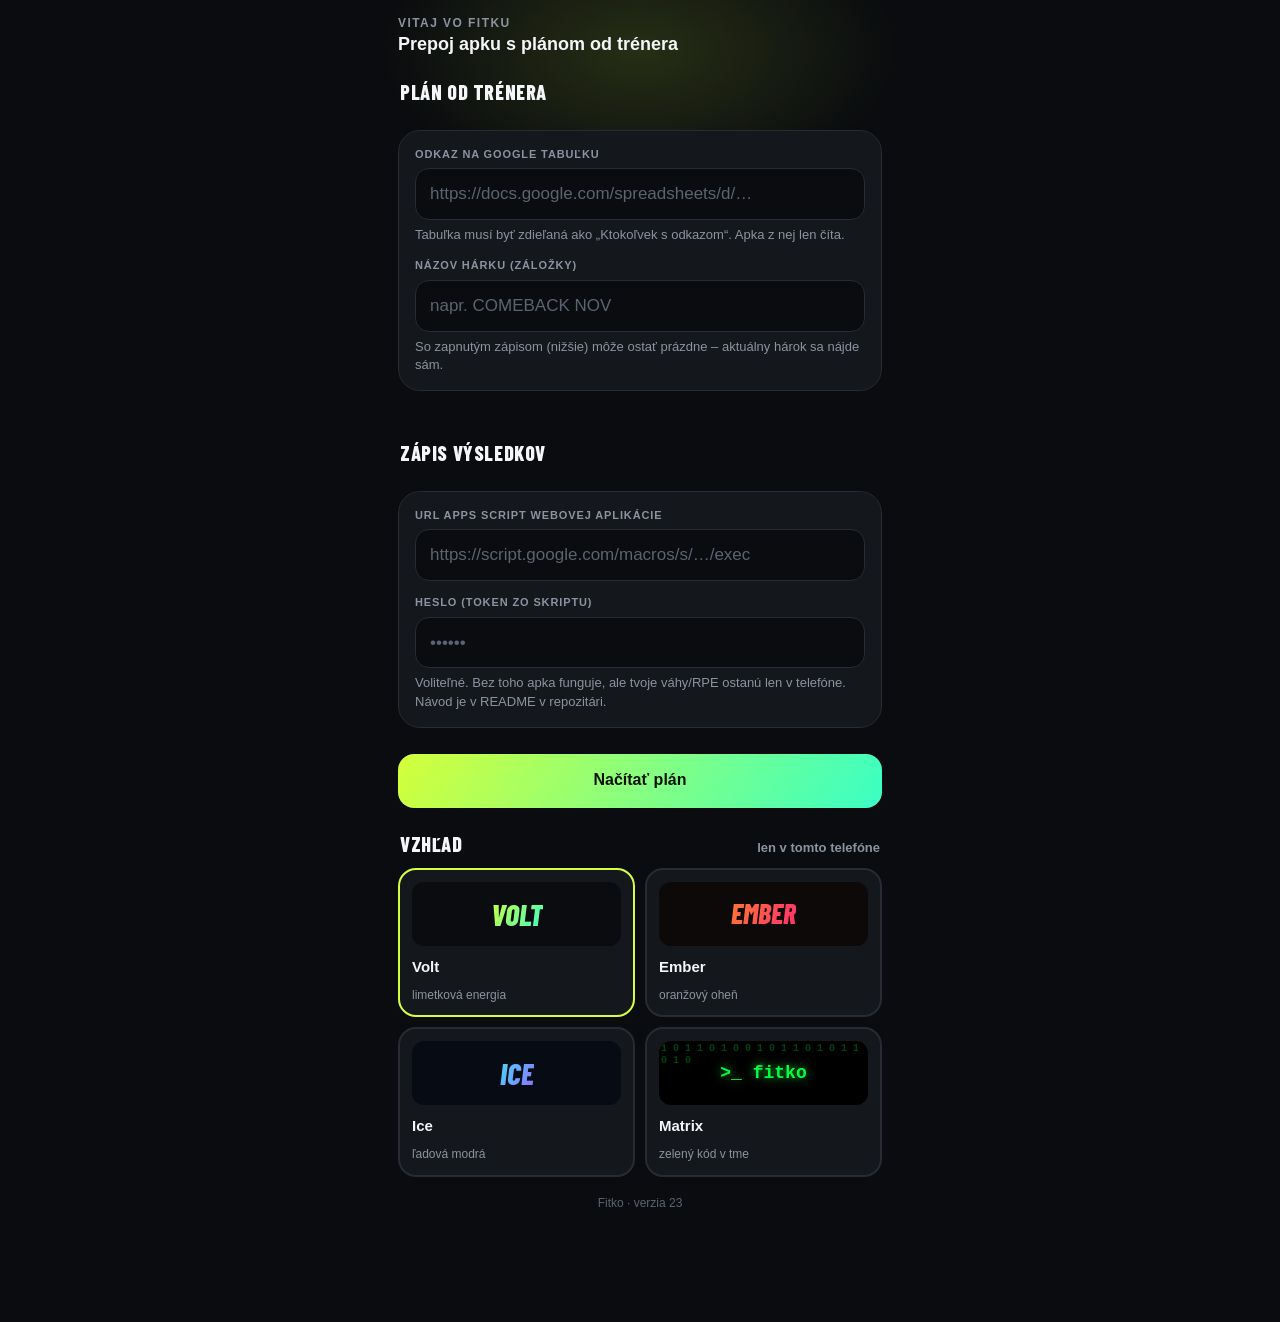
<file: index.html>
<!doctype html>
<html lang="sk">
<head>
  <meta charset="utf-8">
  <meta name="viewport" content="width=device-width, initial-scale=1, viewport-fit=cover">
  <meta name="theme-color" content="#0a0c0f">
  <meta name="apple-mobile-web-app-capable" content="yes">
  <meta name="mobile-web-app-capable" content="yes">
  <meta name="apple-mobile-web-app-status-bar-style" content="black-translucent">
  <meta name="apple-mobile-web-app-title" content="Fitko">
  <title>Fitko</title>
  <link rel="manifest" href="manifest.webmanifest">
  <link rel="icon" href="icons/icon.svg" type="image/svg+xml">
  <link rel="apple-touch-icon" href="icons/icon-180.png">
  <link rel="stylesheet" href="app.css">
  <link rel="preload" href="fonts/barlow-800i-latin.woff2" as="font" type="font/woff2" crossorigin>
</head>
<body>
  <div id="app" aria-live="polite"></div>
  <div id="toast" role="status"></div>
  <!-- Výber fotiek je mimo #app, aby ho neprerušilo prekreslenie obrazovky. -->
  <input type="file" id="photo-camera" accept="image/*" capture="environment" data-photo-input hidden>
  <input type="file" id="photo-gallery" accept="image/*" multiple data-photo-input hidden>
  <script src="calc.js"></script>
  <script src="app.js"></script>
</body>
</html>
</file>
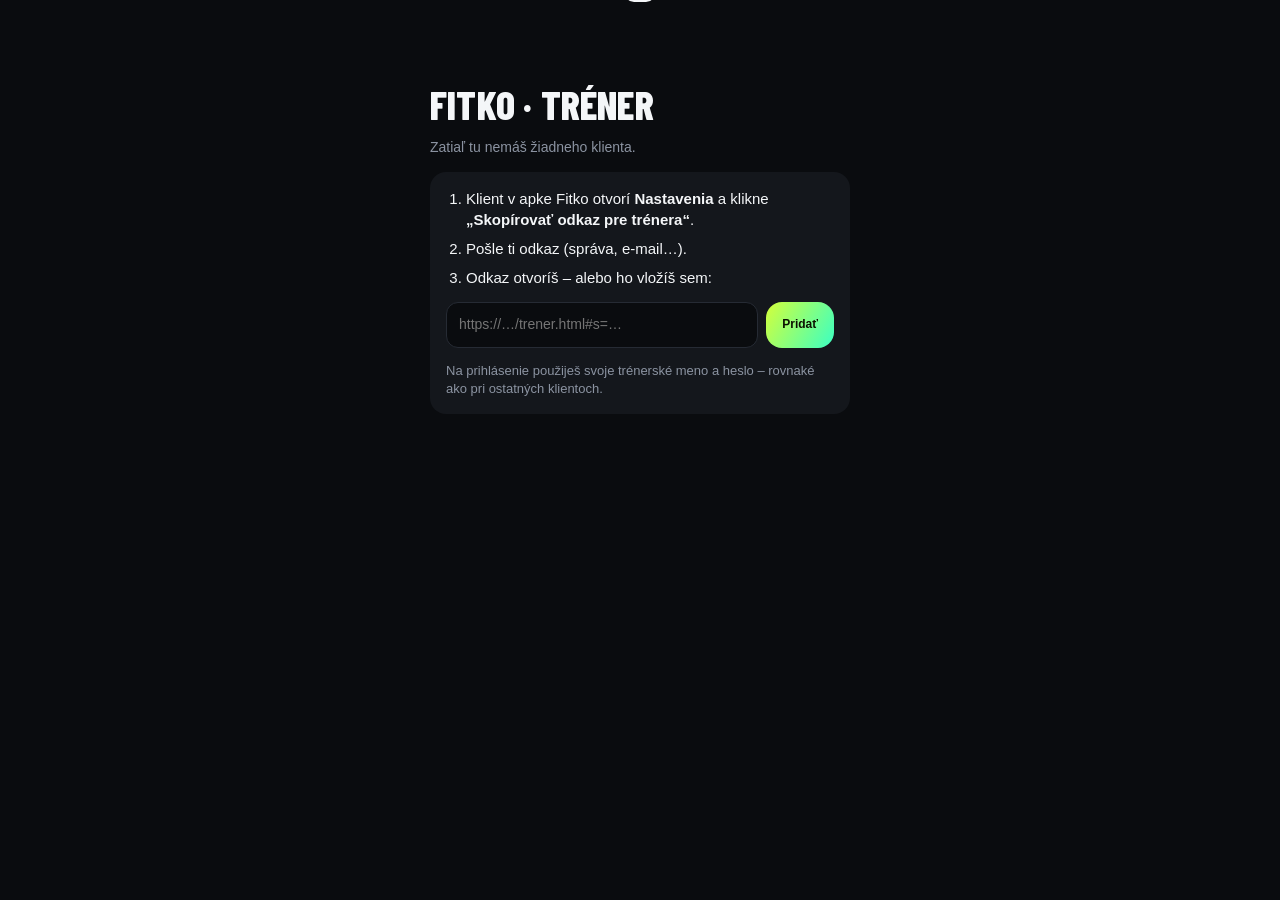
<file: trener.html>
<!doctype html>
<html lang="sk">
<head>
  <meta charset="utf-8">
  <meta name="viewport" content="width=device-width, initial-scale=1, viewport-fit=cover">
  <meta name="theme-color" content="#0a0c0f">
  <meta name="robots" content="noindex">
  <title>Fitko · Tréner</title>
  <link rel="icon" href="icons/icon.svg" type="image/svg+xml">
  <link rel="stylesheet" href="styles.css?v=23">
  <link rel="stylesheet" href="coach.css?v=23">
</head>
<body class="coach-page">
  <div id="app" aria-live="polite"></div>
  <div id="layer"></div>
  <div id="toast" role="status"></div>
  <script src="calc.js?v=23"></script>
  <script src="coach.js?v=23"></script>
</body>
</html>
</file>
<file: app.css>
/* Fitko – klientska apka, štýl „Volt“ (specs/004-app-redesign).
   Trénerov panel má vlastné styles.css + coach.css a tento súbor nepoužíva. */
@font-face { font-family: "Barlow Condensed"; font-style: normal; font-weight: 700; font-display: swap; src: url(fonts/barlow-700-latin-ext.woff2) format("woff2"); unicode-range: U+0100-02BA, U+02BD-02C5, U+02C7-02CC, U+02CE-02D7, U+02DD-02FF, U+0304, U+0308, U+0329, U+1D00-1DBF, U+1E00-1E9F, U+1EF2-1EFF, U+2020, U+20A0-20AB, U+20AD-20C4, U+2113, U+2C60-2C7F, U+A720-A7FF; }
@font-face { font-family: "Barlow Condensed"; font-style: normal; font-weight: 700; font-display: swap; src: url(fonts/barlow-700-latin.woff2) format("woff2"); unicode-range: U+0000-00FF, U+0131, U+0152-0153, U+02BB-02BC, U+02C6, U+02DA, U+02DC, U+0304, U+0308, U+0329, U+2000-206F, U+20AC, U+2122, U+2191, U+2193, U+2212, U+2215, U+FEFF, U+FFFD; }
@font-face { font-family: "Barlow Condensed"; font-style: normal; font-weight: 800; font-display: swap; src: url(fonts/barlow-800-latin-ext.woff2) format("woff2"); unicode-range: U+0100-02BA, U+02BD-02C5, U+02C7-02CC, U+02CE-02D7, U+02DD-02FF, U+0304, U+0308, U+0329, U+1D00-1DBF, U+1E00-1E9F, U+1EF2-1EFF, U+2020, U+20A0-20AB, U+20AD-20C4, U+2113, U+2C60-2C7F, U+A720-A7FF; }
@font-face { font-family: "Barlow Condensed"; font-style: normal; font-weight: 800; font-display: swap; src: url(fonts/barlow-800-latin.woff2) format("woff2"); unicode-range: U+0000-00FF, U+0131, U+0152-0153, U+02BB-02BC, U+02C6, U+02DA, U+02DC, U+0304, U+0308, U+0329, U+2000-206F, U+20AC, U+2122, U+2191, U+2193, U+2212, U+2215, U+FEFF, U+FFFD; }
@font-face { font-family: "Barlow Condensed"; font-style: italic; font-weight: 800; font-display: swap; src: url(fonts/barlow-800i-latin-ext.woff2) format("woff2"); unicode-range: U+0100-02BA, U+02BD-02C5, U+02C7-02CC, U+02CE-02D7, U+02DD-02FF, U+0304, U+0308, U+0329, U+1D00-1DBF, U+1E00-1E9F, U+1EF2-1EFF, U+2020, U+20A0-20AB, U+20AD-20C4, U+2113, U+2C60-2C7F, U+A720-A7FF; }
@font-face { font-family: "Barlow Condensed"; font-style: italic; font-weight: 800; font-display: swap; src: url(fonts/barlow-800i-latin.woff2) format("woff2"); unicode-range: U+0000-00FF, U+0131, U+0152-0153, U+02BB-02BC, U+02C6, U+02DA, U+02DC, U+0304, U+0308, U+0329, U+2000-206F, U+20AC, U+2122, U+2191, U+2193, U+2212, U+2215, U+FEFF, U+FFFD; }

:root {
  --bg: #0a0c0f; --bg2: #050608; --surface: #14171c; --surface-2: #1c2027; --line: #262b34;
  --text: #f4f6f8; --muted: #8b93a1; --dim: #5b6372;
  --a1: #d4ff3a; --a2: #3affc4; --ink: #0b1100; --glow: rgba(212, 255, 58, .32);
  --a1-soft: rgba(212, 255, 58, .08); --a1-line: rgba(212, 255, 58, .28); --tabs-bg: rgba(20, 23, 28, .86);
  --ok: #4ade80; --down: #ff6b6b; --warn: #ffc24a; --err: #ff6b6b;
  --disp: "Barlow Condensed", "Arial Narrow", system-ui, sans-serif;
  --sans: -apple-system, BlinkMacSystemFont, "SF Pro Text", "Inter", "Segoe UI", Roboto, sans-serif;
  --r: 22px;
  --safe-top: env(safe-area-inset-top, 0px);
  --safe-bottom: env(safe-area-inset-bottom, 0px);
  color-scheme: dark;
}
* { box-sizing: border-box; }
html { -webkit-text-size-adjust: 100%; }
body { margin: 0; background: var(--bg); color: var(--text); font-family: var(--sans); font-size: 15px; line-height: 1.4; font-variant-numeric: tabular-nums; -webkit-font-smoothing: antialiased; min-height: 100dvh; overscroll-behavior-y: none; }
button { font: inherit; color: inherit; background: none; border: 0; padding: 0; cursor: pointer; -webkit-tap-highlight-color: transparent; touch-action: manipulation; }
input, textarea { font: inherit; color: inherit; }
button:focus-visible, input:focus-visible, textarea:focus-visible, a:focus-visible { outline: 2px solid var(--a1); outline-offset: 2px; }
a { color: var(--a1); }
#app { max-width: 520px; margin: 0 auto; padding: calc(var(--safe-top) + 14px) max(18px, env(safe-area-inset-left, 0px)) calc(var(--safe-bottom) + 110px) max(18px, env(safe-area-inset-right, 0px)); position: relative; }
body.wo-open #app { padding-bottom: 0; }
.glow { position: fixed; left: 50%; top: -160px; transform: translateX(-50%); width: 760px; max-width: 160vw; height: 420px; background: radial-gradient(closest-side, var(--glow), transparent 70%); opacity: .45; pointer-events: none; z-index: -1; }

/* ---------- typografia ---------- */
.grad { background: linear-gradient(120deg, var(--a1), var(--a2)); color: var(--ink); }
.gtext { background: linear-gradient(120deg, var(--a1), var(--a2)); -webkit-background-clip: text; background-clip: text; color: transparent; }
.eyebrow { font-size: 12px; font-weight: 700; letter-spacing: .12em; text-transform: uppercase; color: var(--muted); }
.h-xl { font-family: var(--disp); font-weight: 800; font-size: 46px; line-height: .95; text-transform: uppercase; margin: 0; letter-spacing: .005em; overflow-wrap: anywhere; }
.h-l { font-family: var(--disp); font-weight: 800; font-size: 32px; line-height: 1; text-transform: uppercase; margin: 0; }
.num { font-family: var(--disp); font-weight: 800; font-style: italic; letter-spacing: .01em; }
.muted { color: var(--muted); }
.hint { font-size: 13px; color: var(--muted); margin-top: 6px; }

/* ---------- horná lišta ---------- */
.top { display: flex; align-items: center; gap: 10px; margin-bottom: 16px; min-height: 44px; }
.top .who { flex: 1; min-width: 0; }
.top .who b { display: block; font-size: 18px; font-weight: 800; }
.icon-btn { width: 44px; height: 44px; border-radius: 14px; display: grid; place-items: center; background: var(--surface); border: 1px solid var(--line); flex: none; }
.icon-btn svg { width: 22px; height: 22px; }
.icon-btn[disabled] { opacity: .3; }
.icon-btn.small { width: 36px; height: 36px; border-radius: 11px; }
.icon-btn.small svg { width: 18px; height: 18px; }
.pill { display: inline-flex; align-items: center; gap: 6px; font-weight: 700; font-size: 13px; padding: 7px 11px; border-radius: 99px; background: var(--surface); border: 1px solid var(--line); white-space: nowrap; }
.pill svg { width: 15px; height: 15px; color: var(--a1); }
.page-title { margin: 2px 0 16px; }

/* ---------- karty, tlačidlá ---------- */
.card { background: var(--surface); border: 1px solid var(--line); border-radius: var(--r); padding: 16px; margin-bottom: 12px; }
.btn { display: flex; align-items: center; justify-content: center; gap: 8px; width: 100%; min-height: 54px; padding: 0 18px; border-radius: 16px; font-weight: 800; font-size: 16px; background: linear-gradient(120deg, var(--a1), var(--a2)); color: var(--ink); }
.btn.ghost { background: var(--surface-2); color: var(--text); border: 1px solid var(--line); }
.btn.small { width: auto; min-height: 44px; font-size: 15px; padding: 0 16px; border-radius: 14px; flex: none; }
.btn[disabled] { opacity: .45; }
.btn svg { width: 20px; height: 20px; }
.btn + .btn { margin-top: 10px; }
.cta { height: 60px; border-radius: 18px; font-family: var(--disp); font-weight: 800; font-size: 24px; letter-spacing: .04em; text-transform: uppercase; box-shadow: 0 12px 30px var(--glow); }
.cta svg { width: 22px; height: 22px; }
.btn:active, .cta:active { transform: scale(.985); }
.link { color: var(--a1); font-weight: 700; font-size: 14px; }
.link.muted { color: var(--muted); font-weight: 600; }

/* ---------- banery ---------- */
.banner { display: flex; gap: 12px; align-items: center; background: var(--surface); border: 1px solid var(--line); border-radius: 16px; padding: 12px 14px; margin-bottom: 12px; font-size: 14px; color: var(--muted); }
.banner b { color: var(--text); }
.banner.warn { border-color: #5a4512; }
.banner.err { border-color: #5c2323; color: #fca5a5; }
.banner button { color: var(--a1); font-weight: 700; white-space: nowrap; }
.err-detail { font-size: 12px; opacity: .75; margin-top: 4px; word-break: break-word; }

/* ---------- Dnes ---------- */
.weigh { display: flex; align-items: center; gap: 10px; flex-wrap: wrap; }
.weigh .lbl { flex: 1 1 100%; display: flex; justify-content: space-between; align-items: baseline; gap: 10px; }
.weigh .lbl b { font-size: 16px; }
.weigh .lbl span { color: var(--muted); font-size: 13px; text-align: right; }
.stepper { flex: 1; display: flex; align-items: center; gap: 4px; background: var(--bg); border: 1px solid var(--line); border-radius: 14px; padding: 4px; }
.stepper button { width: 44px; height: 44px; border-radius: 10px; background: var(--surface-2); font-size: 22px; font-weight: 700; flex: none; }
.stepper input { flex: 1; min-width: 0; text-align: center; background: transparent; border: 0; outline: none; font-family: var(--disp); font-weight: 800; font-style: italic; font-size: 30px; padding: 0; }
.stepper .unit { color: var(--muted); font-size: 12px; font-weight: 600; margin-right: 6px; }
.weigh .btn.small { min-height: 54px; min-width: 70px; }
.wdone { display: flex; align-items: center; gap: 12px; width: 100%; text-align: left; }
.wdone .ic { width: 40px; height: 40px; border-radius: 12px; display: grid; place-items: center; flex: none; }
.wdone .ic svg { width: 20px; height: 20px; }
.wdone .t { flex: 1; min-width: 0; }
.wdone .t b { display: block; }
.wdone .t span { color: var(--muted); font-size: 13px; }
.spark { width: 76px; height: 30px; flex: none; }
.spark path { fill: none; stroke: var(--a1); stroke-width: 2.2; stroke-linecap: round; stroke-linejoin: round; }

.hero { border-radius: 28px; padding: 2px; margin: 4px 0 14px; background: linear-gradient(140deg, var(--a1), var(--a2)); }
.hero.calm { background: var(--line); }
.hero-in { border-radius: 26px; background: linear-gradient(160deg, var(--surface-2), var(--surface) 60%); padding: 20px 20px 18px; position: relative; overflow: hidden; }
.hero-in::after { content: ""; position: absolute; right: -70px; top: -70px; width: 230px; height: 230px; border-radius: 50%; background: radial-gradient(closest-side, var(--glow), transparent); pointer-events: none; }
.hero .meta { display: flex; flex-wrap: wrap; gap: 4px 14px; color: var(--muted); font-size: 13px; font-weight: 600; margin: 10px 0 14px; }
.hero .meta b { color: var(--text); }
.hero .h-xl { margin-top: 4px; }
.chips { display: flex; flex-wrap: wrap; gap: 6px; margin-bottom: 18px; position: relative; z-index: 1; }
.chip { font-size: 12px; font-weight: 600; padding: 5px 10px; border-radius: 99px; background: rgba(255, 255, 255, .06); color: #d7dbe2; max-width: 100%; overflow: hidden; text-overflow: ellipsis; white-space: nowrap; }
.hero .btn { position: relative; z-index: 1; }

.tip { display: flex; gap: 12px; align-items: flex-start; width: 100%; text-align: left; }
.tip .ic { width: 38px; height: 38px; flex: none; border-radius: 12px; display: grid; place-items: center; }
.tip .ic.calm { background: var(--surface-2); color: var(--warn); }
.tip .ic svg { width: 20px; height: 20px; }
.tip b { display: block; font-size: 15px; margin-bottom: 2px; }
.tip span { color: var(--muted); font-size: 13px; }
.tip .go { margin-left: auto; align-self: center; color: var(--a1); font-weight: 800; font-size: 13px; white-space: nowrap; }

.sec { display: flex; align-items: baseline; justify-content: space-between; gap: 10px; margin: 22px 2px 10px; }
.sec h3 { font-family: var(--disp); font-weight: 800; font-size: 20px; text-transform: uppercase; letter-spacing: .03em; margin: 0; }
.sec button, .sec .r { color: var(--a1); font-size: 13px; font-weight: 700; }
.sec .r.muted { color: var(--muted); font-weight: 600; }

.strip { display: flex; gap: 8px; overflow-x: auto; scrollbar-width: none; margin: 0 -18px; padding: 2px 18px 6px; }
.strip::-webkit-scrollbar { display: none; }
.sd { display: grid; justify-items: center; gap: 6px; font-size: 11px; color: var(--muted); font-weight: 700; flex: none; min-width: 52px; }
.sd i { width: 44px; height: 44px; border-radius: 50%; display: grid; place-items: center; font-style: normal; font-family: var(--disp); font-weight: 800; font-size: 20px; color: var(--muted); background: var(--surface); border: 1px solid var(--line); }
.sd i svg { width: 18px; height: 18px; }
.sd.done i { background: var(--surface-2); color: var(--a1); border-color: transparent; }
.sd.today i { border: 0; box-shadow: 0 0 0 3px var(--bg), 0 0 0 5px var(--a1); }
.sd.part i { border-color: var(--a1); color: var(--text); }

/* ---------- spodná lišta ---------- */
.tabs { position: fixed; left: 50%; transform: translateX(-50%); bottom: calc(var(--safe-bottom) + 12px); z-index: 20; width: calc(100% - 24px); max-width: 496px; display: grid; grid-template-columns: repeat(3, 1fr); background: var(--tabs-bg); -webkit-backdrop-filter: blur(16px); backdrop-filter: blur(16px); border: 1px solid var(--line); border-radius: 24px; padding: 6px; }
.tabs button { height: 54px; border-radius: 18px; display: grid; place-items: center; align-content: center; gap: 2px; font-size: 11px; font-weight: 700; color: var(--muted); }
.tabs svg { width: 22px; height: 22px; }
.tabs button.on { color: var(--text); background: var(--surface-2); }
.tabs button.on svg { color: var(--a1); }

/* ---------- Týždeň ---------- */
.weekbar { display: flex; align-items: center; gap: 10px; margin-bottom: 14px; }
.weekbar .label { flex: 1; text-align: center; }
.weekbar .label .h-l { font-size: 28px; }
.weekbar .label small { display: block; color: var(--muted); font-size: 13px; font-weight: 600; margin-top: 2px; }
.dayc { display: flex; gap: 14px; align-items: center; width: 100%; text-align: left; }
.dayc .n { width: 52px; height: 52px; border-radius: 16px; display: grid; place-items: center; background: var(--surface-2); font-size: 26px; flex: none; color: var(--text); }
.dayc .n svg { width: 24px; height: 24px; }
.dayc.done .n { color: var(--a1); }
.dayc .t { flex: 1; min-width: 0; }
.dayc .t b { display: block; font-size: 16px; }
.dayc .t span { color: var(--muted); font-size: 13px; display: block; white-space: nowrap; overflow: hidden; text-overflow: ellipsis; }
.dayc.rest { opacity: .55; }
.badge { font-size: 11px; font-weight: 800; letter-spacing: .06em; text-transform: uppercase; padding: 4px 8px; border-radius: 8px; background: var(--surface-2); color: var(--muted); white-space: nowrap; }
.badge.ok { color: var(--ok); }
.badge.now { background: linear-gradient(120deg, var(--a1), var(--a2)); color: var(--ink); }
.ring { width: 36px; height: 36px; flex: none; }
.ring .bg { fill: none; stroke: var(--surface-2); stroke-width: 4; }
.ring .fg { fill: none; stroke: var(--a1); stroke-width: 4; stroke-linecap: round; }

/* ---------- Tréning ---------- */
.wo-top { position: sticky; top: 0; z-index: 10; margin: calc(-1 * var(--safe-top) - 14px) -18px 0; padding: calc(var(--safe-top) + 12px) 18px 12px; background: linear-gradient(var(--bg) 70%, transparent); display: grid; gap: 12px; }
.wo-bar { display: flex; align-items: center; gap: 10px; }
.wo-bar .clock { margin-left: auto; font-size: 24px; color: var(--muted); }
.segs { display: flex; gap: 4px; }
.segs button { flex: 1; height: 22px; display: grid; align-items: center; }
.segs button i { display: block; height: 5px; border-radius: 9px; background: var(--surface-2); }
.segs button.done i { background: var(--dim); }
.segs button.cur i { background: linear-gradient(90deg, var(--a1), var(--a2)); }
.exn { margin: 8px 0 4px; display: flex; gap: 10px; align-items: flex-start; }
.exn .h-xl { flex: 1; font-size: 42px; }
.exn .h-xl .plus { display: block; font-size: 18px; color: var(--a1); margin: 2px 0; }
.daynote { color: var(--muted); font-size: 13px; margin-bottom: 6px; }
.coachnote { display: flex; gap: 8px; align-items: flex-start; margin: 8px 0 12px; padding: 10px 12px; border-radius: 12px; background: rgba(255, 194, 74, .1); color: var(--warn); font-size: 14px; font-weight: 600; }
.coachnote b { flex: none; }
.cmp { display: grid; grid-template-columns: auto 1fr 1fr 1fr; gap: 4px 12px; align-items: baseline; background: var(--surface); border: 1px solid var(--line); border-radius: 18px; padding: 12px 14px; margin: 10px 0; }
.cmp .k { font-size: 11px; color: var(--muted); font-weight: 700; text-transform: uppercase; letter-spacing: .06em; }
.cmp .k small { display: block; font-size: 10px; letter-spacing: 0; text-transform: none; font-weight: 600; }
.cmp .v { font-size: 22px; overflow-wrap: anywhere; }
.cmp .v.last { color: var(--muted); font-size: 20px; }
.lastnote { font-size: 13px; color: var(--muted); margin: -4px 0 10px; }
.ptip { display: flex; gap: 10px; align-items: center; padding: 10px 12px; border-radius: 14px; background: var(--a1-soft); border: 1px solid var(--a1-line); font-size: 13px; font-weight: 600; margin-bottom: 14px; }
.ptip svg { width: 18px; height: 18px; color: var(--a1); flex: none; }
.set { display: flex; align-items: center; gap: 12px; padding: 12px 14px; border-radius: 18px; background: var(--surface); border: 1px solid var(--line); margin-bottom: 8px; }
.set .sn { width: 32px; height: 32px; border-radius: 10px; display: grid; place-items: center; background: var(--surface-2); font-weight: 800; font-size: 14px; flex: none; }
.set .sn svg { width: 18px; height: 18px; }
.set .sv { flex: 1; font-size: 24px; }
.set .sv small { font-family: var(--sans); font-style: normal; font-size: 12px; color: var(--muted); font-weight: 600; }
.set.done .sv { color: var(--muted); }
.set.next .sv { color: var(--dim); }
.set .pr { font-size: 11px; font-weight: 800; padding: 3px 7px; border-radius: 7px; text-transform: uppercase; letter-spacing: .05em; }
.set .undo { color: var(--muted); font-size: 13px; font-weight: 700; }
.set.cur { border-color: var(--a1); background: linear-gradient(180deg, var(--a1-soft), var(--surface)); display: grid; gap: 14px; padding: 14px; }
.set.cur .row { display: flex; align-items: center; gap: 12px; }
.ctrl { display: grid; grid-template-columns: 1fr 1fr; gap: 10px; }
.ctrl .lbl { font-size: 11px; font-weight: 700; color: var(--muted); text-transform: uppercase; letter-spacing: .08em; margin-bottom: 6px; }
.big { display: flex; align-items: center; background: var(--bg); border: 1px solid var(--line); border-radius: 16px; padding: 6px; gap: 4px; }
.big button { width: 44px; height: 54px; border-radius: 12px; background: var(--surface-2); font-size: 24px; font-weight: 700; flex: none; }
.big input { flex: 1; min-width: 0; text-align: center; background: transparent; border: 0; outline: none; font-family: var(--disp); font-weight: 800; font-style: italic; font-size: 38px; padding: 0; }
.setdone { height: 58px; border-radius: 16px; font-family: var(--disp); font-weight: 800; font-size: 22px; text-transform: uppercase; letter-spacing: .05em; display: flex; align-items: center; justify-content: center; gap: 8px; width: 100%; background: linear-gradient(120deg, var(--a1), var(--a2)); color: var(--ink); }
.setdone svg { width: 22px; height: 22px; }
.setdone[disabled] { opacity: .45; }
.addset { display: block; width: 100%; padding: 12px; border-radius: 14px; border: 1px dashed var(--line); color: var(--muted); font-weight: 700; margin-bottom: 10px; }
.rpebox { display: grid; gap: 10px; background: var(--surface); border: 1px solid var(--a1); border-radius: 18px; padding: 14px; margin-bottom: 10px; }
.rpebox b { font-size: 15px; }
.rpe-row { display: grid; grid-template-columns: repeat(4, 1fr); gap: 6px; }
.rpe-row button { height: 46px; border-radius: 12px; background: var(--surface-2); font-family: var(--disp); font-weight: 800; font-style: italic; font-size: 22px; }
.rpe-row button.on { background: linear-gradient(120deg, var(--a1), var(--a2)); color: var(--ink); }
.rpe-row.five { grid-template-columns: repeat(5, 1fr); }
textarea.note, input.note { width: 100%; background: var(--bg); border: 1px solid var(--line); border-radius: 12px; padding: 12px; color: var(--text); font-size: 15px; resize: vertical; outline: none; }
textarea.note:focus, input.note:focus { border-color: var(--a1); }
.quicklink { display: block; text-align: center; width: 100%; color: var(--muted); font-size: 13px; font-weight: 600; padding: 12px; }
.exdone { display: grid; gap: 12px; }
.exdone .res { font-size: 26px; }
.status { display: inline-flex; align-items: center; gap: 4px; font-size: 13px; font-weight: 700; color: var(--muted); }
.status svg { width: 14px; height: 14px; }
.status.ok { color: var(--ok); }
.status.pending { color: var(--warn); }
.status.err { color: var(--err); }
.status.local { color: var(--muted); }
.wo-foot { position: sticky; bottom: 0; margin: 0 -18px; padding: 14px 18px calc(var(--safe-bottom) + 16px); background: linear-gradient(transparent, var(--bg) 35%); z-index: 5; }
.wo-body { padding-bottom: 20px; min-height: 60vh; }

/* rýchly zápis */
.form { display: grid; gap: 14px; }
.field { min-width: 0; }
.field label { display: block; font-size: 11px; color: var(--muted); font-weight: 700; text-transform: uppercase; letter-spacing: .08em; margin-bottom: 6px; }
.field input, .field textarea { width: 100%; background: var(--bg); border: 1px solid var(--line); border-radius: 14px; padding: 13px 14px; font-size: 17px; font-weight: 600; outline: none; color: var(--text); }
.field textarea { font-size: 15px; font-weight: 400; min-height: 50px; resize: vertical; }
.field input:focus, .field textarea:focus { border-color: var(--a1); }
.field input::placeholder, .field textarea::placeholder { color: var(--dim); font-weight: 500; }
.row2 { display: grid; grid-template-columns: 1fr 1fr; gap: 10px; }
.with-btn { display: flex; gap: 6px; }
.with-btn input { flex: 1; }
.mini { flex: none; padding: 0 14px; border-radius: 12px; background: var(--surface-2); font-weight: 700; }
.chipsel { display: flex; gap: 6px; overflow-x: auto; scrollbar-width: none; margin-top: 8px; }
.chipsel::-webkit-scrollbar { display: none; }
.chipsel button { flex: none; min-width: 46px; height: 40px; padding: 0 10px; border-radius: 12px; background: var(--surface-2); font-weight: 800; }
.chipsel button.on { background: linear-gradient(120deg, var(--a1), var(--a2)); color: var(--ink); }
.delta { font-size: 13px; margin-top: 6px; min-height: 18px; color: var(--muted); }
.delta .up { color: var(--ok); font-weight: 800; } .delta .down { color: var(--down); font-weight: 800; }

/* pauza */
.pause { position: fixed; inset: 0; z-index: 60; background: color-mix(in srgb, var(--bg) 93%, transparent); -webkit-backdrop-filter: blur(14px); backdrop-filter: blur(14px); display: grid; place-items: center; text-align: center; padding: calc(var(--safe-top) + 24px) 24px calc(var(--safe-bottom) + 24px); }
.rring { position: relative; width: min(260px, 70vw); aspect-ratio: 1; margin: 10px auto 18px; }
.rring svg { width: 100%; height: 100%; transform: rotate(-90deg); }
.rring .bgc { fill: none; stroke: var(--surface-2); stroke-width: 12; }
.rring .fg { fill: none; stroke: url(#rg); stroke-width: 12; stroke-linecap: round; transition: stroke-dashoffset .9s linear; }
.rring .t { position: absolute; inset: 0; display: grid; place-items: center; align-content: center; }
.rring .t .num { font-size: 76px; line-height: 1; }
.rring .t span { color: var(--muted); font-weight: 700; font-size: 13px; letter-spacing: .1em; text-transform: uppercase; }
.pause .next { color: var(--muted); margin-bottom: 18px; }
.pause .next b { color: var(--text); }
.pause .acts { display: flex; gap: 10px; justify-content: center; }
.pause .acts .btn { width: auto; min-width: 120px; }
.pause.end .rring .t .num { color: var(--a1); }

/* ---------- sheet (súhrn, progres, váha, fotky) ---------- */
body.sheet-open { overflow: hidden; }
.sheet-backdrop { position: fixed; inset: 0; background: rgba(0, 0, 0, .6); z-index: 40; display: flex; align-items: flex-end; justify-content: center; }
.sheet { width: 100%; max-width: 520px; max-height: 92dvh; overflow-y: auto; background: var(--surface); border: 1px solid var(--line); border-bottom: 0; border-radius: 28px 28px 0 0; padding: 12px max(18px, env(safe-area-inset-right, 0px)) calc(var(--safe-bottom) + 24px) max(18px, env(safe-area-inset-left, 0px)); animation: up .28s ease-out; }
.sheet.no-anim { animation: none; }
@keyframes up { from { transform: translateY(40px); opacity: .6; } to { transform: none; opacity: 1; } }
.grab { width: 40px; height: 5px; border-radius: 9px; background: var(--line); margin: 0 auto 14px; }
.sheet-head { display: flex; align-items: center; gap: 12px; margin-bottom: 4px; }
.sheet-head h2 { flex: 1; margin: 0; font-family: var(--disp); font-weight: 800; font-size: 28px; text-transform: uppercase; line-height: 1; }
.sheet p { color: var(--muted); margin: 6px 0 14px; font-size: 14px; }
.tiles { display: grid; grid-template-columns: repeat(3, minmax(0, 1fr)); gap: 8px; margin: 12px 0; }
.tile { background: var(--surface-2); border-radius: 16px; padding: 12px; min-width: 0; }
.tile .num { font-size: 32px; line-height: 1; display: block; overflow-wrap: anywhere; }
.tile .num small { font-family: var(--sans); font-style: normal; font-size: 13px; color: var(--muted); font-weight: 600; }
.tile .k { font-size: 11px; font-weight: 700; color: var(--muted); text-transform: uppercase; letter-spacing: .08em; margin-top: 4px; display: block; }
.card .tiles .tile, .tiles.flat .tile { background: var(--surface); border: 1px solid var(--line); }
.medal { width: 88px; height: 88px; border-radius: 28px; margin: 6px auto 14px; display: grid; place-items: center; transform: rotate(-6deg); box-shadow: 0 16px 40px var(--glow); }
.medal svg { width: 44px; height: 44px; }
.sum-head { text-align: center; }
.prc { display: flex; gap: 12px; align-items: center; padding: 14px; border-radius: 18px; margin-bottom: 8px; }
.prc svg { width: 26px; height: 26px; flex: none; }
.prc b { display: block; font-size: 15px; }
.prc span { font-size: 13px; font-weight: 600; opacity: .8; }
.srow { display: flex; gap: 10px; align-items: center; padding: 12px 0; border-bottom: 1px solid var(--line); }
.srow:last-child { border-bottom: 0; }
.srow .nm { flex: 1; min-width: 0; }
.srow .nm b { display: block; font-size: 15px; }
.srow .nm span { color: var(--muted); font-size: 13px; }
.srow.skipped { opacity: .5; }
.srow .vol { text-align: right; font-size: 12px; color: var(--muted); white-space: nowrap; }
.srow .vol b { display: block; color: var(--text); font-size: 15px; }
.up { color: var(--ok); font-weight: 800; } .down { color: var(--down); font-weight: 800; }
.list { background: var(--surface); border: 1px solid var(--line); border-radius: var(--r); padding: 2px 16px; margin-bottom: 12px; }
.sheet .list { background: var(--surface-2); border: 0; }

/* progres (specs/005-progress-redesign) */
.ptitle { margin: 6px 0 14px; }
.pseg { position: sticky; top: calc(var(--safe-top) + 6px); z-index: 5; display: grid; grid-template-columns: 1fr 1fr; gap: 4px; background: var(--tabs-bg); -webkit-backdrop-filter: blur(12px); backdrop-filter: blur(12px); border: 1px solid var(--line); border-radius: 16px; padding: 4px; margin-bottom: 14px; }
.pseg button { height: 40px; border-radius: 12px; font-weight: 700; font-size: 14px; color: var(--muted); }
.pseg button.on { background: var(--surface-2); color: var(--text); }
.pseg.small { position: static; background: var(--bg); margin: 10px 0 12px; }
.phead { padding: 2px; border-radius: 26px; background: linear-gradient(140deg, var(--a1), var(--a2)); margin-bottom: 12px; }
.phead .in { border-radius: 24px; background: linear-gradient(160deg, var(--surface-2), var(--surface) 65%); padding: 20px 20px 16px; position: relative; overflow: hidden; }
.phead .in::after { content: ""; position: absolute; right: -70px; top: -70px; width: 220px; height: 220px; border-radius: 50%; background: radial-gradient(closest-side, var(--glow), transparent); pointer-events: none; }
.pbig { display: block; font-size: 84px; line-height: .85; margin: 4px 0 6px; }
.pbig small { font-size: 34px; }
.phead p { margin: 0; color: var(--text); opacity: .85; position: relative; z-index: 1; }
.patt { position: relative; z-index: 1; display: flex; align-items: center; gap: 10px; margin-top: 16px; padding-top: 14px; border-top: 1px solid var(--line); }
.patt .dots { display: flex; gap: 4px; flex: 1; min-width: 0; }
.patt .dots i { flex: 1; max-width: 22px; height: 8px; border-radius: 4px; background: var(--surface-2); }
.patt .dots i.done { background: linear-gradient(120deg, var(--a1), var(--a2)); }
.patt .dots i.miss { background: var(--down); opacity: .65; }
.patt .dots i.plan { background: transparent; box-shadow: inset 0 0 0 1.5px var(--dim); }
.patt b { font-size: 22px; }
.patt b small { font-size: 14px; color: var(--muted); }
.patt .k { font-size: 12px; color: var(--muted); font-weight: 600; }
.prs { display: flex; gap: 10px; overflow-x: auto; scrollbar-width: none; margin: 0 -18px; padding: 2px 18px 4px; }
.prs::-webkit-scrollbar { display: none; }
.prc2 { flex: none; width: 170px; border-radius: 20px; padding: 14px; display: grid; gap: 4px; text-align: left; }
.prc2 svg { width: 22px; height: 22px; }
.prc2 .num { font-size: 34px; line-height: 1; }
.prc2 .num small { font-family: var(--sans); font-style: normal; font-size: 14px; font-weight: 700; opacity: .7; }
.prc2 b { font-size: 14px; white-space: nowrap; overflow: hidden; text-overflow: ellipsis; }
.prc2 .tchip { justify-self: start; margin-top: 4px; background: rgba(0, 0, 0, .14); color: inherit; }
.prc2.alt { background: var(--surface); border: 1px solid var(--line); color: var(--text); }
.prc2.alt svg { color: var(--a1); }
.prc2.alt .tchip { background: var(--a1-soft); color: var(--a1); }
.tchip { font-size: 13px; font-weight: 800; padding: 4px 10px; border-radius: 99px; background: var(--a1-soft); color: var(--a1); white-space: nowrap; }
.tchip.c-dn { background: color-mix(in srgb, var(--a2) 14%, transparent); color: var(--a2); }
.tchip.c-down { background: rgba(255, 107, 107, .14); color: var(--down); }
.tchip.c-same { background: var(--surface-2); color: var(--muted); }
.plist { display: grid; gap: 6px; margin-bottom: 12px; }
/* riadok cviku = pruh: pozadie sa zľava napĺňa do --w, na konci svietiaca hrana */
.pxrow { --c: var(--muted); --c1: rgba(139, 147, 161, .05); --c2: rgba(139, 147, 161, .2);
  display: flex; align-items: center; gap: 12px; width: 100%; text-align: left; padding: 13px 14px; border-radius: 16px; border: 1px solid var(--line); background-color: var(--surface);
  background-image: linear-gradient(90deg, var(--c1) 0%, var(--c2) calc(var(--w) - .6%), var(--c) calc(var(--w) - .6%), var(--c) var(--w), transparent var(--w)); }
.pxrow.t-up { --c: var(--a1); --c1: color-mix(in srgb, var(--a1) 3%, transparent); --c2: color-mix(in srgb, var(--a1) 26%, transparent); }
.pxrow.t-down { --c: var(--down); --c1: rgba(255, 107, 107, .04); --c2: rgba(255, 107, 107, .32); }
.pxrow.t-none { background-image: none; }
.pxrow .nm { flex: 1; min-width: 0; }
.pxrow .nm b { display: block; font-size: 15px; white-space: nowrap; overflow: hidden; text-overflow: ellipsis; }
.pxrow .nm span { color: var(--muted); font-size: 12px; }
.pxrow .nm em { font-style: normal; font-weight: 600; color: var(--warn); }
.pchg { flex: none; font-family: var(--disp); font-weight: 800; font-style: italic; font-size: 22px; padding: 1px 7px; border-radius: 8px; background: color-mix(in srgb, var(--bg) 72%, transparent); white-space: nowrap; }
.pchg.t-up { color: var(--ok); } .pchg.t-down { color: var(--down); } .pchg.t-same, .pchg.t-none { color: var(--muted); }
.pbody { display: block; width: 100%; text-align: left; }
.pnow { display: flex; align-items: center; justify-content: space-between; gap: 10px; margin-bottom: 4px; }
.pnow .num { font-size: 52px; line-height: 1; }
.pnow .num small { font-family: var(--sans); font-style: normal; font-size: 16px; font-weight: 700; color: var(--muted); }
.chart .bday { fill: var(--dim); }
.chart .bavg { fill: none; stroke: var(--a1); stroke-width: 2.5; stroke-linecap: round; stroke-linejoin: round; }
.phgrid { display: grid; grid-template-columns: repeat(4, minmax(0, 1fr)); gap: 8px; margin-bottom: 12px; }
.pht { display: grid; gap: 6px; text-align: center; font-size: 12px; font-weight: 600; color: var(--muted); text-decoration: none; }
.pht i { position: relative; aspect-ratio: 3 / 4; border-radius: 14px; background: linear-gradient(160deg, var(--surface-2), var(--surface)); border: 1px solid var(--line); display: grid; place-items: center; color: var(--dim); }
.pht i svg { width: 22px; height: 22px; }
.pht i b { position: absolute; right: 6px; bottom: 5px; font-size: 11px; color: var(--muted); }
.pht.add i { border-style: dashed; color: var(--a1); background: var(--a1-soft); }
.pht.add span { color: var(--a1); }
.hist { margin-top: 10px; }
.hrow { display: grid; grid-template-columns: 1fr auto 74px 22px; align-items: center; gap: 10px; padding: 11px 2px; border-top: 1px solid var(--line); font-size: 14px; }
.hrow.two { grid-template-columns: 1fr auto; }
.hrow span { color: var(--muted); }
.hrow span:nth-child(3) { text-align: right; }
.hrow i svg { width: 18px; height: 18px; color: var(--a1); display: block; }
:root[data-theme="matrix"] .phead { padding: 1px; background: var(--a1); border-radius: 7px; box-shadow: 0 0 18px rgba(0, 255, 65, .3); }
:root[data-theme="matrix"] .phead .in { border-radius: 6px; background: #010a03; }
:root[data-theme="matrix"] .phead .in::after { display: none; }
:root[data-theme="matrix"] .prc2, :root[data-theme="matrix"] .prow, :root[data-theme="matrix"] .pseg, :root[data-theme="matrix"] .pht i { border-radius: 6px; }
:root[data-theme="matrix"] .prc2.grad { background: var(--a1); }
.chart-block + .chart-block { margin-top: 16px; }
.chart-title { font-weight: 700; margin-bottom: 6px; }
.chart { width: 100%; height: auto; display: block; overflow: visible; }
.chart .grid { stroke: var(--line); stroke-width: 1; }
.chart .axis { fill: var(--muted); font-size: 11px; font-family: var(--sans); }
.chart .line { fill: none; stroke: url(#cg); stroke-width: 3; stroke-linecap: round; stroke-linejoin: round; }
.chart .area { fill: url(#ca); }
.chart .pt .dot { fill: var(--bg); stroke: var(--a1); stroke-width: 2.5; }
.chart .pt.sel .dot { fill: var(--a1); }
.chart .pt .hit { fill: transparent; }
.chart .tip { fill: var(--text); font-size: 13px; font-weight: 700; font-family: var(--sans); }
.ptable { width: 100%; border-collapse: collapse; margin-top: 14px; font-size: 14px; }
.ptable th { text-align: left; color: var(--muted); font-size: 11px; text-transform: uppercase; letter-spacing: .06em; padding: 6px 4px; border-bottom: 1px solid var(--line); }
.ptable td { padding: 8px 4px; border-bottom: 1px solid var(--line); }

/* fotky */
.pick { display: grid; grid-template-columns: 1fr 1fr; gap: 10px; margin-bottom: 12px; }
.pick .btn { margin: 0; }
.pgrid { display: grid; grid-template-columns: repeat(3, 1fr); gap: 8px; margin-bottom: 12px; }
.pthumb { position: relative; aspect-ratio: 3 / 4; border-radius: 14px; overflow: hidden; background: var(--surface-2); }
.pthumb img { width: 100%; height: 100%; object-fit: cover; display: block; }
.pthumb.uploading img, .pthumb.done img { opacity: .6; }
.pstate { position: absolute; inset: 0; display: grid; place-items: center; }
.pstate.ok { color: var(--a1); }
.pstate.err { color: var(--err); font-weight: 900; font-size: 28px; }
.premove { position: absolute; top: 6px; right: 6px; width: 28px; height: 28px; border-radius: 50%; background: rgba(0, 0, 0, .6); display: grid; place-items: center; }
.premove svg { width: 14px; height: 14px; }
.prow { display: flex; gap: 10px; align-items: center; padding: 12px 0; border-bottom: 1px solid var(--line); color: var(--text); text-decoration: none; }
.prow:last-child { border-bottom: 0; }
.prow span:first-child { flex: 1; font-weight: 700; }
.prow .pmore { color: var(--a1); font-weight: 700; font-size: 13px; display: inline-flex; align-items: center; }
.prow .pmore svg { width: 14px; height: 14px; }

/* nastavenia */
.app-version { text-align: center; color: var(--dim); font-size: 12px; margin-top: 18px; }

/* toast, načítavanie */
#toast { position: fixed; left: 50%; bottom: calc(var(--safe-bottom) + 96px); transform: translate(-50%, 20px); background: var(--text); color: var(--bg); padding: 11px 16px; border-radius: 12px; font-weight: 700; font-size: 14px; z-index: 100; opacity: 0; pointer-events: none; transition: opacity .2s, transform .2s; max-width: calc(100% - 32px); text-align: center; }
#toast.show { opacity: 1; transform: translate(-50%, 0); }
.empty { text-align: center; color: var(--muted); padding: 30vh 20px 0; }
.spinner { width: 34px; height: 34px; margin: 0 auto 14px; border-radius: 50%; border: 3px solid var(--surface-2); border-top-color: var(--a1); animation: spin .9s linear infinite; }
.spinner.small { width: 22px; height: 22px; border-width: 2px; margin: 0; }
@keyframes spin { to { transform: rotate(360deg); } }
.pop { animation: pop .35s cubic-bezier(.2, 1.4, .4, 1); }
@keyframes pop { from { transform: scale(.85); opacity: .4; } to { transform: scale(1); opacity: 1; } }
@media (prefers-reduced-motion: reduce) {
  .pop, .sheet, .spinner { animation: none; }
  .rring .fg, #toast { transition: none; }
}
@media (max-width: 360px) {
  .h-xl { font-size: 38px; }
  .exn .h-xl { font-size: 34px; }
  .big input { font-size: 30px; }
  .big button { width: 38px; }
}

/* gradient má prednosť pred pozadím prvkov (poradie pravidiel) */
.set .sn.grad, .sd i.grad, .dayc .n.grad { background: linear-gradient(120deg, var(--a1), var(--a2)); color: var(--ink); }

/* ---------- výber vzhľadu (Nastavenia) ---------- */
.looks { display: grid; grid-template-columns: 1fr 1fr; gap: 10px; }
.look { text-align: left; border-radius: 18px; border: 2px solid var(--line); padding: 12px; display: grid; gap: 10px; background: var(--surface); }
.look.on { border-color: var(--a1); }
.look b { font-size: 15px; }
.look span { color: var(--muted); font-size: 12px; }
.swatch { height: 64px; border-radius: 12px; position: relative; overflow: hidden; display: grid; place-items: center; font-weight: 800; font-size: 22px; }
.swatch.volt { background: #0a0c0f; color: transparent; }
.swatch.volt::before { content: "VOLT"; font-family: "Barlow Condensed", sans-serif; font-style: italic; font-size: 30px; background: linear-gradient(120deg, #d4ff3a, #3affc4); -webkit-background-clip: text; background-clip: text; }
.swatch.matrix { background: #000; color: #00ff41; font-family: ui-monospace, "SF Mono", Menlo, Consolas, monospace; font-size: 18px; text-shadow: 0 0 10px rgba(0, 255, 65, .8); }
.swatch.matrix::after { content: "1 0 1 1 0 1 0 0 1 0 1 1 0 1 0 1 1 0 1 0"; position: absolute; inset: 0; font-size: 10px; line-height: 12px; color: rgba(0, 255, 65, .25); word-break: break-all; padding: 2px; text-shadow: none; }

/* ---------- téma Matrix ---------- */
#rain { position: fixed; inset: 0; z-index: -1; pointer-events: none; opacity: .16; display: none; }
:root[data-theme="matrix"] #rain { display: block; }
:root[data-theme="matrix"] {
  --bg: #000; --bg2: #000; --surface: rgba(3, 18, 8, .92); --surface-2: #072812; --line: #0e4420;
  --text: #d6ffe0; --muted: #4fc777; --dim: #2b8049;
  --a1: #00ff41; --a2: #00d936; --ink: #001a07; --glow: rgba(0, 255, 65, .28);
  --a1-soft: rgba(0, 255, 65, .07); --a1-line: rgba(0, 255, 65, .35); --tabs-bg: rgba(0, 12, 4, .9);
  --ok: #00ff41; --warn: #c8ff00; --down: #ff4d4d; --err: #ff4d4d;
  --disp: ui-monospace, "SF Mono", "JetBrains Mono", Menlo, Consolas, monospace;
  --sans: ui-monospace, "SF Mono", Menlo, Consolas, monospace;
  --r: 6px;
}
:root[data-theme="matrix"] body { background: #000; font-size: 14px; letter-spacing: .01em; }
:root[data-theme="matrix"] .num { font-style: normal; font-weight: 700; letter-spacing: -.02em; }
:root[data-theme="matrix"] .h-xl, :root[data-theme="matrix"] .h-l { font-weight: 700; letter-spacing: -.02em; text-shadow: 0 0 14px rgba(0, 255, 65, .35); }
:root[data-theme="matrix"] .h-xl { font-size: 38px; }
:root[data-theme="matrix"] .exn .h-xl { font-size: 32px; }
:root[data-theme="matrix"] .gtext { background: none; -webkit-background-clip: border-box; background-clip: border-box; color: var(--a1); text-shadow: 0 0 12px rgba(0, 255, 65, .7); }
:root[data-theme="matrix"] .grad, :root[data-theme="matrix"] .btn, :root[data-theme="matrix"] .setdone,
:root[data-theme="matrix"] .rpe-row button.on, :root[data-theme="matrix"] .chipsel button.on, :root[data-theme="matrix"] .badge.now,
:root[data-theme="matrix"] .set .sn.grad, :root[data-theme="matrix"] .sd i.grad, :root[data-theme="matrix"] .dayc .n.grad, :root[data-theme="matrix"] .hero {
  background: var(--a1); color: var(--ink); box-shadow: 0 0 18px rgba(0, 255, 65, .35);
}
:root[data-theme="matrix"] .btn.ghost { background: transparent; color: var(--a1); border: 1px solid var(--a1-line); box-shadow: none; }
:root[data-theme="matrix"] .btn, :root[data-theme="matrix"] .cta, :root[data-theme="matrix"] .setdone { text-transform: uppercase; letter-spacing: .08em; }
:root[data-theme="matrix"] .cta { font-size: 20px; }
:root[data-theme="matrix"] .hero { padding: 1px; }
:root[data-theme="matrix"] .hero.calm { background: var(--line); box-shadow: none; }
:root[data-theme="matrix"] .hero-in { border-radius: 5px; background: #010a03; }
:root[data-theme="matrix"] .hero-in::after { display: none; }
:root[data-theme="matrix"] .card, :root[data-theme="matrix"] .cmp, :root[data-theme="matrix"] .set, :root[data-theme="matrix"] .list,
:root[data-theme="matrix"] .tile, :root[data-theme="matrix"] .rpebox, :root[data-theme="matrix"] .banner { border-radius: 6px; }
:root[data-theme="matrix"] .sheet { border-radius: 10px 10px 0 0; background: #010a03; }
:root[data-theme="matrix"] .tabs { border-radius: 8px; }
:root[data-theme="matrix"] .tabs button { border-radius: 6px; }
:root[data-theme="matrix"] .icon-btn { border-radius: 6px; }
:root[data-theme="matrix"] .chip { background: rgba(0, 255, 65, .08); color: var(--a1); border-radius: 4px; }
:root[data-theme="matrix"] .pill { border-radius: 4px; }
:root[data-theme="matrix"] .medal { border-radius: 8px; transform: none; }
:root[data-theme="matrix"] .prc { border-radius: 6px; }
:root[data-theme="matrix"] .coachnote { background: rgba(200, 255, 0, .07); border-radius: 4px; }
:root[data-theme="matrix"] .glow { opacity: .25; }
:root[data-theme="matrix"] .clock { color: var(--a1); }
:root[data-theme="matrix"] .eyebrow::before { content: "> "; color: var(--a1); }
:root[data-theme="matrix"] .pause { background: rgba(0, 0, 0, .94); }
:root[data-theme="matrix"] .rring .fg { stroke: var(--a1); filter: drop-shadow(0 0 8px rgba(0, 255, 65, .7)); }
:root[data-theme="matrix"] .chart .line { stroke: var(--a1) !important; filter: drop-shadow(0 0 4px rgba(0, 255, 65, .6)); }
:root[data-theme="matrix"] #toast { background: var(--a1); color: var(--ink); border-radius: 4px; }
@media (prefers-reduced-motion: reduce) { #rain { opacity: .08; } }
:root[data-theme="matrix"] .hero { color: var(--text); }
.top .who .eyebrow, .top .who b { display: block; white-space: nowrap; overflow: hidden; text-overflow: ellipsis; }
.stepper, .big { min-width: 0; }
.stepper input, .big input { width: 100%; }

/* ---------- v19: krúžky cvikov, prepínanie, jednoduchý zápis ---------- */
.steps { display: flex; align-items: center; overflow-x: auto; scrollbar-width: none; padding: 2px; }
.steps::-webkit-scrollbar { display: none; }
.steps button { flex: none; width: 38px; height: 38px; border-radius: 50%; display: grid; place-items: center; background: var(--surface); border: 1px solid var(--line); color: var(--muted); font-family: var(--disp); font-weight: 800; font-size: 18px; }
.steps button svg { width: 16px; height: 16px; }
.steps button.done { background: var(--surface-2); color: var(--a1); border-color: transparent; }
.steps button.cur { background: linear-gradient(120deg, var(--a1), var(--a2)); color: var(--ink); border: 0; box-shadow: 0 0 0 3px var(--bg), 0 0 0 5px var(--a1-line); }
.stepline { flex: 1; min-width: 10px; height: 2px; background: var(--line); }
.exnav { display: flex; align-items: center; gap: 8px; margin: 18px 0 6px; }
.exnav .btn.small { min-height: 44px; padding: 0 12px; gap: 4px; }
.exnav .btn svg { width: 18px; height: 18px; }
.exnav .btn[disabled] { visibility: hidden; }
.exnav span { flex: 1; text-align: center; font-weight: 800; font-family: var(--disp); font-size: 18px; color: var(--muted); }
.exnav span small { display: block; font-family: var(--sans); font-size: 11px; font-weight: 600; color: var(--dim); }
.logc { display: grid; gap: 12px; border-color: var(--a1-line); }
.logc .lbl { font-size: 11px; font-weight: 700; color: var(--muted); text-transform: uppercase; letter-spacing: .08em; margin-bottom: 6px; }
.logc .lbl small { text-transform: none; letter-spacing: 0; font-weight: 600; color: var(--dim); margin-left: 4px; }
.logc .delta { margin-top: -6px; }
.logc .rpe-row { margin-top: -6px; }
.tools { margin-top: 2px; }
.tools .btn { min-height: 48px; font-size: 15px; }
.hint.center { text-align: center; }
.slide-l { animation: slideL .22s ease-out; }
.slide-r { animation: slideR .22s ease-out; }
@keyframes slideL { from { transform: translateX(36px); opacity: .3; } to { transform: none; opacity: 1; } }
@keyframes slideR { from { transform: translateX(-36px); opacity: .3; } to { transform: none; opacity: 1; } }
@media (prefers-reduced-motion: reduce) { .slide-l, .slide-r { animation: none; } }
:root[data-theme="matrix"] .steps button { border-radius: 6px; }
:root[data-theme="matrix"] .steps button.cur { background: var(--a1); box-shadow: 0 0 14px rgba(0, 255, 65, .5); }
.row2 .btn + .btn { margin-top: 0; }

/* ---------- témy Ember a Ice (v20) ---------- */
:root[data-theme="ember"] {
  --bg: #0d0908; --bg2: #070504; --surface: #1a1311; --surface-2: #241a17; --line: #33251f;
  --muted: #a39088; --dim: #6e5c55;
  --a1: #ff7a2f; --a2: #ff2d6f; --ink: #1a0600; --glow: rgba(255, 106, 47, .38);
  --a1-soft: rgba(255, 122, 47, .09); --a1-line: rgba(255, 122, 47, .32); --tabs-bg: rgba(26, 19, 17, .88);
}
:root[data-theme="ice"] {
  --bg: #070b14; --bg2: #04070d; --surface: #0f1726; --surface-2: #162034; --line: #1f2c44;
  --muted: #8698b8; --dim: #55658a;
  --a1: #45e3ff; --a2: #8a6bff; --ink: #001018; --glow: rgba(69, 227, 255, .32);
  --a1-soft: rgba(69, 227, 255, .08); --a1-line: rgba(69, 227, 255, .3); --tabs-bg: rgba(15, 23, 38, .88);
}
.swatch.ember { background: #0d0908; color: transparent; }
.swatch.ember::before { content: "EMBER"; font-family: "Barlow Condensed", sans-serif; font-style: italic; font-size: 28px; background: linear-gradient(120deg, #ff7a2f, #ff2d6f); -webkit-background-clip: text; background-clip: text; }
.swatch.ice { background: #070b14; color: transparent; }
.swatch.ice::before { content: "ICE"; font-family: "Barlow Condensed", sans-serif; font-style: italic; font-size: 30px; background: linear-gradient(120deg, #45e3ff, #8a6bff); -webkit-background-clip: text; background-clip: text; }

/* ---------- v22: jednoduchosť (Dnes, Týždeň, tréning) ---------- */
.quicklink { display: flex; align-items: center; justify-content: center; gap: 6px; }
.quicklink svg { width: 15px; height: 15px; }
.quicklink.left { justify-content: flex-start; padding: 2px 2px; color: var(--muted); }
.tip { align-items: center; }
.tip .tt b { margin: 0; }
.lastline { display: flex; flex-wrap: wrap; align-items: baseline; gap: 4px 8px; margin: 8px 2px 12px; font-size: 14px; }
.lastline span { color: var(--muted); font-size: 12px; font-weight: 700; text-transform: uppercase; letter-spacing: .06em; }
.lastline b { font-weight: 700; }
.lastline em { flex-basis: 100%; color: var(--muted); font-size: 13px; }
.rpe-row button.plan { box-shadow: inset 0 0 0 1.5px var(--a1-line); }
.rpe-row button.plan.on { box-shadow: none; }
.prc { justify-content: flex-start; }
.prc > div { flex: 1; min-width: 0; }
.prc .num { display: block; font-size: 28px; opacity: 1; line-height: 1.05; }
.prc .tchip { background: rgba(0, 0, 0, .14); color: inherit; font-size: 13px; font-weight: 800; padding: 4px 10px; border-radius: 99px; white-space: nowrap; opacity: 1; }
.wo-bar .clock:empty { display: none; }
.wo-bar .steps { flex: 1; min-width: 0; }
.wo-bar .clock { margin-left: 0; font-size: 20px; }
</file>
<file: styles.css>
:root {
  --bg: #0a0c0f;
  --surface: #14171c;
  --surface-2: #1c2027;
  --line: #262b34;
  --text: #f4f6f8;
  --muted: #8b93a1;
  --dim: #5b6372;
  --accent: #d4ff3a;
  --accent-ink: #0b1100;
  --a1: #d4ff3a; --a2: #3affc4; --glow: rgba(212, 255, 58, .32);
  --a1-soft: rgba(212, 255, 58, .08); --a1-line: rgba(212, 255, 58, .28);
  --coach: #ffb547;
  --ok: #4ade80;
  --warn: #ffc24a;
  --err: #ff6b6b;
  --disp: "Barlow Condensed", "Arial Narrow", system-ui, sans-serif;
  --radius: 22px;
  --safe-top: env(safe-area-inset-top, 0px);
  --safe-bottom: env(safe-area-inset-bottom, 0px);
  color-scheme: dark;
}

* { box-sizing: border-box; -webkit-tap-highlight-color: transparent; }

html, body { margin: 0; background: var(--bg); color: var(--text); overflow-x: hidden; }
body {
  font-family: -apple-system, BlinkMacSystemFont, "SF Pro Text", "Inter", "Segoe UI", Roboto, sans-serif;
  font-size: 16px;
  line-height: 1.4;
  -webkit-font-smoothing: antialiased;
  min-height: 100dvh;
}

button, input, textarea, select { font: inherit; color: inherit; }
button { cursor: pointer; border: 0; background: none; padding: 0; }

#app { max-width: 640px; margin: 0 auto; padding: calc(var(--safe-top) + 12px) 16px calc(var(--safe-bottom) + 40px); }

/* ---------- top bar ---------- */
.topbar { display: flex; align-items: center; gap: 12px; margin: 4px 0 18px; min-height: 44px; }
.topbar h1 { font-size: 26px; letter-spacing: -0.02em; margin: 0; flex: 1; line-height: 1.15; }
.topbar .sub { display: block; font-size: 13px; color: var(--muted); font-weight: 500; letter-spacing: 0; margin-top: 2px; }
.icon-btn {
  width: 44px; height: 44px; border-radius: 14px; display: grid; place-items: center;
  background: var(--surface); color: var(--text); flex: none;
}
.icon-btn:active { background: var(--surface-2); }
.icon-btn svg { width: 22px; height: 22px; }

/* ---------- week switcher ---------- */
.weekbar { display: flex; align-items: center; gap: 8px; margin-bottom: 16px; }
.weekbar .label { flex: 1; text-align: center; font-weight: 700; font-size: 18px; }
.weekbar .label small { display: block; font-weight: 500; font-size: 13px; color: var(--muted); }
.icon-btn[disabled] { opacity: .3; }

/* ---------- banners ---------- */
.banner {
  background: var(--surface); border: 1px solid var(--line); border-radius: 14px;
  padding: 12px 14px; font-size: 14px; color: var(--muted); margin-bottom: 14px;
  display: flex; gap: 10px; align-items: flex-start;
}
.banner b { color: var(--text); }
.banner.warn { border-color: #5a4512; }
.banner.err { border-color: #5c2323; color: #fca5a5; }
.banner button { color: var(--accent); font-weight: 600; white-space: nowrap; }

/* ---------- day list ---------- */
.days { display: grid; gap: 10px; grid-template-columns: minmax(0, 1fr); }
.day {
  display: flex; align-items: center; gap: 14px; width: 100%; text-align: left;
  background: var(--surface); border-radius: var(--radius); padding: 16px; border: 1px solid transparent;
}
.day:active { background: var(--surface-2); }
.day.today { border-color: var(--accent); }
.day .num {
  width: 46px; height: 46px; border-radius: 14px; background: var(--surface-2);
  display: grid; place-items: center; font-weight: 800; font-size: 18px; flex: none;
}
.day.today .num { background: var(--accent); color: var(--accent-ink); }
.day.done .num { background: #1d3a26; color: var(--ok); }
.day .info { flex: 1; min-width: 0; }
.day .title { font-weight: 700; display: flex; gap: 8px; align-items: center; flex-wrap: wrap; }
.day .meta { color: var(--muted); font-size: 14px; white-space: nowrap; overflow: hidden; text-overflow: ellipsis; }
.badge { font-size: 11px; font-weight: 800; text-transform: uppercase; letter-spacing: .06em; padding: 3px 7px; border-radius: 6px; background: var(--accent); color: var(--accent-ink); }
.badge.soft { background: var(--surface-2); color: var(--muted); }
.day.rest { padding: 10px 16px; background: transparent; border: 1px dashed var(--line); }
.day.rest .num { width: 32px; height: 32px; font-size: 14px; border-radius: 10px; background: transparent; color: var(--muted); }
.day.rest .title { font-weight: 500; color: var(--muted); }
.day.rest.today { border-color: var(--accent); border-style: dashed; }
.ring { width: 36px; height: 36px; flex: none; }
.ring circle { fill: none; stroke-width: 4; }
.ring .bg { stroke: var(--surface-2); }
.ring .fg { stroke: var(--accent); stroke-linecap: round; transition: stroke-dashoffset .3s; }

/* ---------- workout ---------- */
.progress { height: 6px; background: var(--surface); border-radius: 99px; overflow: hidden; margin: -6px 0 18px; }
.progress > div { height: 100%; background: var(--accent); border-radius: 99px; transition: width .3s; }


.day-note { background: #2a2210; border-radius: 14px; padding: 12px 14px; margin-bottom: 14px; font-size: 14px; color: #ffd89a; }

.ex { background: var(--surface); border-radius: var(--radius); margin-bottom: 14px; overflow: hidden; border: 1px solid transparent; }
.ex.is-done { border-color: #24452f; }
.ex-head { display: flex; gap: 12px; padding: 16px 16px 12px; align-items: flex-start; width: 100%; text-align: left; }
.ex-idx {
  width: 32px; height: 32px; border-radius: 10px; background: var(--surface-2); flex: none;
  display: grid; place-items: center; font-weight: 800; font-size: 15px;
}
.ex.is-done .ex-idx { background: #1d3a26; color: var(--ok); }
.ex-name { flex: 1; min-width: 0; font-weight: 700; font-size: 17px; line-height: 1.3; }
.ex-name .part { display: block; }
.ex-name .plus { display: block; font-size: 12px; color: var(--accent); font-weight: 800; letter-spacing: .08em; margin: 2px 0; }
.ex-tag { font-size: 11px; font-weight: 800; letter-spacing: .06em; color: var(--accent); text-transform: uppercase; display: block; margin-bottom: 4px; }

.plan { display: grid; grid-template-columns: repeat(3, minmax(0, 1fr)); gap: 8px; padding: 0 16px; }
.plan .cell { background: var(--surface-2); border-radius: 12px; padding: 8px 10px; min-width: 0; }
.plan .k { font-size: 11px; color: var(--muted); text-transform: uppercase; letter-spacing: .06em; font-weight: 700; }
.plan .v { font-weight: 700; font-size: 16px; white-space: nowrap; overflow: hidden; text-overflow: ellipsis; }

.coach { margin: 10px 16px 0; padding: 10px 12px; border-radius: 12px; background: #2a2210; color: #ffd89a; font-size: 14px; display: flex; gap: 8px; }
.coach b { color: var(--coach); flex: none; }
.last { margin: 10px 16px 0; font-size: 14px; color: var(--muted); }
.last b { color: var(--text); font-weight: 600; }

.log { padding: 14px 16px 16px; display: grid; gap: 12px; border-top: 1px solid var(--line); margin-top: 14px; }
.row { display: grid; grid-template-columns: minmax(0, 1fr) minmax(0, 1fr); gap: 10px; }
.field { min-width: 0; }
.ex, .day { min-width: 0; }
.field label { display: block; font-size: 12px; color: var(--muted); font-weight: 700; text-transform: uppercase; letter-spacing: .06em; margin-bottom: 6px; }
.field input, .field textarea {
  width: 100%; background: var(--bg); border: 1px solid var(--line); border-radius: 12px;
  padding: 12px 14px; font-size: 18px; font-weight: 600; min-height: 50px; outline: none;
}
.field textarea { font-size: 15px; font-weight: 400; min-height: 50px; resize: vertical; }
.field input:focus, .field textarea:focus { border-color: var(--accent); }
.field input::placeholder, .field textarea::placeholder { color: #566070; font-weight: 500; }
.with-btn { display: flex; gap: 6px; }
.with-btn input { flex: 1; min-width: 0; }
.mini { flex: none; padding: 0 12px; border-radius: 12px; background: var(--surface-2); font-weight: 700; font-size: 14px; min-height: 50px; }
.mini:active { background: var(--line); }

.chips { display: flex; gap: 6px; overflow-x: auto; scrollbar-width: none; margin: 0 -16px; padding: 0 16px; }
.chips::-webkit-scrollbar { display: none; }
.chip {
  flex: none; min-width: 48px; height: 44px; padding: 0 12px; border-radius: 12px; background: var(--surface-2);
  font-weight: 700; font-size: 16px; font-variant-numeric: tabular-nums;
}
.chip.on { background: var(--accent); color: var(--accent-ink); }

.actions { display: flex; gap: 10px; align-items: center; }
.btn {
  min-height: 52px; border-radius: 14px; padding: 0 20px; font-weight: 800; font-size: 16px;
  background: var(--accent); color: var(--accent-ink); flex: 1; display: block; width: 100%;
}
.btn:active { filter: brightness(.9); }
.btn.ghost { background: var(--surface-2); color: var(--text); }
.btn.small { min-height: 44px; font-size: 15px; flex: none; padding: 0 16px; width: auto; }
.actions .btn { width: auto; }
.btn[disabled] { opacity: .5; }
.status { font-size: 13px; font-weight: 600; color: var(--muted); display: flex; align-items: center; gap: 6px; }
.status.ok { color: var(--ok); }
.status.pending { color: var(--warn); }
.status.err { color: var(--err); }
.status.local { color: var(--muted); }

.finish { margin-top: 6px; }

/* ---------- bottom sheet ---------- */
.sheet-backdrop { position: fixed; inset: 0; background: rgba(0,0,0,.6); z-index: 30; display: flex; align-items: flex-end; justify-content: center; }
.sheet {
  background: var(--surface); width: 100%; max-width: 640px; border-radius: 24px 24px 0 0;
  padding: 10px 16px calc(var(--safe-bottom) + 20px); max-height: 92dvh; overflow-y: auto;
  animation: up .2s ease-out;
}
@keyframes up { from { transform: translateY(40px); opacity: 0; } }
.sheet .btn + .btn { margin-top: 10px; }
.sheet .grab { width: 40px; height: 5px; border-radius: 9px; background: var(--line); margin: 0 auto 14px; }
.sheet h2 { margin: 0 0 6px; font-size: 22px; }
.sheet p { color: var(--muted); margin: 0 0 16px; font-size: 14px; }
/* ---------- settings ---------- */
.form { display: grid; gap: 14px; }
.form .field input { font-size: 16px; font-weight: 500; }
.hint { font-size: 13px; color: var(--muted); margin-top: 6px; }
.hint a { color: var(--accent); }
.section-title { font-size: 13px; text-transform: uppercase; letter-spacing: .08em; color: var(--muted); font-weight: 800; margin: 22px 0 8px; }
.card { background: var(--surface); border-radius: var(--radius); padding: 16px; }

/* ---------- empty / loading ---------- */
.empty { text-align: center; color: var(--muted); padding: 60px 20px; }
.empty h2 { color: var(--text); margin: 0 0 8px; }
.spinner { width: 36px; height: 36px; border-radius: 50%; border: 4px solid var(--surface-2); border-top-color: var(--accent); animation: spin 0.8s linear infinite; margin: 0 auto 16px; }
@keyframes spin { to { transform: rotate(360deg); } }

#toast {
  position: fixed; left: 50%; top: calc(var(--safe-top) + 12px); transform: translate(-50%, -150%);
  background: var(--text); color: var(--bg); padding: 10px 16px; border-radius: 12px; font-weight: 700; font-size: 14px;
  transition: transform .25s; z-index: 50; max-width: calc(100% - 32px); text-align: center;
}
#toast.show { transform: translate(-50%, 0); }

@media (min-width: 420px) {
  .plan .v { font-size: 17px; }
}

/* ---------- workout: stepper + collapsed rows ---------- */
.stepper { display: flex; align-items: center; margin: 0 0 16px; }
.step {
  width: 38px; height: 38px; border-radius: 50%; flex: none; display: grid; place-items: center;
  background: var(--surface); font-weight: 800; font-size: 15px; color: var(--muted); border: 2px solid transparent;
}
.step.done { background: #1d3a26; color: var(--ok); }
.step.on { border-color: var(--accent); color: var(--text); }
.step.done.on { color: var(--ok); }
.step-line { flex: 1; height: 2px; background: var(--surface-2); min-width: 4px; }

.ex-row {
  display: flex; align-items: center; gap: 12px; width: 100%; text-align: left; min-width: 0;
  background: var(--surface); border-radius: 16px; padding: 12px 14px; margin-bottom: 10px; border: 1px solid transparent;
}
.ex-row:active { background: var(--surface-2); }
.ex-row > svg { width: 18px; height: 18px; color: var(--muted); flex: none; }
.ex-row .ex-idx { width: 30px; height: 30px; font-size: 14px; }
.ex-row.is-done .ex-idx { background: #1d3a26; color: var(--ok); }
.ex-row-main { flex: 1; min-width: 0; }
.ex-row-name { font-weight: 700; white-space: nowrap; overflow: hidden; text-overflow: ellipsis; }
.ex-row-detail { font-size: 14px; color: var(--muted); white-space: nowrap; overflow: hidden; text-overflow: ellipsis; }
.ex-row.is-done .ex-row-detail { color: var(--ok); }
.ex-row-detail.err { color: var(--err) !important; }
.ex.open { border-color: var(--line); scroll-margin-top: 12px; }
.ex-row { scroll-margin-top: 12px; }
.icon-btn.small { width: 38px; height: 38px; border-radius: 12px; background: var(--surface-2); }
.icon-btn.small svg { width: 19px; height: 19px; }
.lbl-hint { text-transform: none; letter-spacing: 0; font-weight: 500; color: #566070; }

.finish { margin-top: 18px; }
.finished {
  display: flex; align-items: center; gap: 12px; margin-top: 18px; padding: 14px 14px 14px 16px;
  border-radius: var(--radius); background: #15291c; border: 1px solid #24452f;
}
.finished > div { flex: 1; }
.finished b { display: block; color: var(--ok); }
.finished span { font-size: 14px; color: var(--muted); }

/* ---------- summary ---------- */
.sheet-head { display: flex; align-items: center; gap: 12px; }
.sheet-head h2 { flex: 1; }
.sheet-head .icon-btn { background: var(--surface-2); width: 38px; height: 38px; }
.sheet.no-anim { animation: none; }
body.sheet-open { overflow: hidden; }
.tiles { display: grid; grid-template-columns: repeat(3, minmax(0, 1fr)); gap: 8px; }
.tile { background: var(--surface-2); border-radius: 14px; padding: 12px; }
.tile-v { font-size: 26px; font-weight: 800; letter-spacing: -0.02em; font-variant-numeric: tabular-nums; }
.tile-v small { font-size: 14px; color: var(--muted); font-weight: 600; letter-spacing: 0; }
.tile-k { font-size: 12px; color: var(--muted); font-weight: 700; text-transform: uppercase; letter-spacing: .06em; }
.gains { display: grid; gap: 6px; grid-template-columns: minmax(0, 1fr); }
.gain { display: flex; align-items: center; gap: 10px; background: #15291c; border-radius: 12px; padding: 10px 12px; }
.gain-name { flex: 1; min-width: 0; font-weight: 600; white-space: nowrap; overflow: hidden; text-overflow: ellipsis; }
.gain-val { font-size: 14px; color: var(--muted); white-space: nowrap; flex: none; }
.gain-val b { color: var(--text); }
.gain-diff { flex: none; display: inline-flex; align-items: center; gap: 2px; font-weight: 800; color: var(--ok); font-size: 14px; }
.sum-list { display: grid; grid-template-columns: minmax(0, 1fr); gap: 2px; background: var(--surface-2); border-radius: 14px; overflow: hidden; }
.sum-row { padding: 10px 12px; background: var(--bg); }
.sum-row.skipped { opacity: .5; }
.sum-name { font-weight: 600; font-size: 15px; }
.sum-val { font-size: 14px; }
.sum-last { font-size: 13px; color: var(--muted); }
.sum-vol { font-size: 13px; color: var(--muted); }
.sum-vol b { color: var(--text); }
.sum-vol .up { color: var(--ok); font-weight: 700; }
.sum-vol .down { color: var(--err); font-weight: 700; }

/* ---------- progress chart ---------- */
.chart-block { margin-bottom: 18px; }
.chart-title { font-weight: 700; margin: 6px 0 4px; }
.chart { width: 100%; height: auto; display: block; background: var(--bg); border-radius: 14px; }
.chart .grid { stroke: var(--surface-2); stroke-width: 1; }
.chart .axis { fill: var(--muted); font-size: 11px; font-variant-numeric: tabular-nums; }
.chart .line { fill: none; stroke: var(--accent); stroke-width: 2; stroke-linejoin: round; stroke-linecap: round; }
.chart .dot { fill: var(--accent); stroke: var(--bg); stroke-width: 2; }
.chart .hit { fill: transparent; cursor: pointer; }
.chart .pt.sel .dot { fill: var(--text); }
.chart .tip { fill: var(--text); font-size: 12px; font-weight: 700; }
.ptable { width: 100%; border-collapse: collapse; margin-top: 10px; font-size: 14px; font-variant-numeric: tabular-nums; }
.ptable th { text-align: left; color: var(--muted); font-size: 11px; text-transform: uppercase; letter-spacing: .06em; padding: 6px 4px; }
.ptable td { padding: 7px 4px; border-top: 1px solid var(--surface-2); }

/* ---------- morning weight ---------- */
.wcard { background: var(--surface); border-radius: var(--radius); padding: 12px 12px 12px 16px; margin-bottom: 16px; }
.wrow { display: flex; align-items: center; gap: 10px; min-height: 44px; }
.wlabel { flex: 1; min-width: 0; font-weight: 700; display: flex; align-items: center; gap: 8px; flex-wrap: wrap; }
.wlabel small { display: block; width: 100%; font-size: 13px; color: var(--muted); font-weight: 500; margin-top: -2px; }
.wlabel b { font-size: 18px; }
.wok { color: var(--ok); display: inline-flex; }
.winput { display: flex; align-items: center; gap: 6px; background: var(--bg); border: 1px solid var(--line); border-radius: 12px; padding: 0 12px; height: 44px; width: 116px; flex: none; }
.winput:focus-within { border-color: var(--accent); }
.winput input { width: 100%; min-width: 0; background: none; border: 0; outline: none; font-size: 18px; font-weight: 700; font-variant-numeric: tabular-nums; }
.winput input::placeholder { color: #566070; }
.winput span { color: var(--muted); font-size: 14px; font-weight: 600; }
.wstats { display: block; width: 100%; text-align: left; margin-top: 10px; padding-top: 10px; border-top: 1px solid var(--line); }
.spark { width: 100%; height: 36px; display: block; }
.spark path { fill: none; stroke: var(--accent); stroke-width: 2; vector-effect: non-scaling-stroke; stroke-linejoin: round; stroke-linecap: round; }
.spark circle { fill: var(--accent); }
.wmeta { display: flex; align-items: center; justify-content: space-between; gap: 10px; font-size: 14px; color: var(--muted); margin-top: 6px; }
.wmeta b { color: var(--text); }
.wdiff { color: var(--text); font-weight: 700; }
.wmore { display: inline-flex; align-items: center; gap: 2px; color: var(--accent); font-weight: 700; white-space: nowrap; }
.wmore svg { width: 14px; height: 14px; }

/* ---------- progress photos ---------- */
.pcard {
  display: flex; align-items: center; gap: 12px; width: 100%; text-align: left; margin-bottom: 16px;
  background: var(--surface); border: 1px solid var(--accent); border-radius: var(--radius); padding: 14px 16px;
}
.pcard > svg { width: 26px; height: 26px; color: var(--accent); flex: none; }
.pcard > div { flex: 1; min-width: 0; }
.pcard b { display: block; }
.pcard span { font-size: 14px; color: var(--muted); }
.pcard .pcard-cta { flex: none; background: var(--accent); color: var(--accent-ink); font-weight: 800; padding: 8px 14px; border-radius: 12px; font-size: 15px; }
.pcard.done { border-color: #24452f; }
.pcard.done > svg:first-child { color: var(--ok); }
.pcard.done > svg:last-child { width: 18px; height: 18px; color: var(--muted); }
.photo-link { margin-top: 16px; display: flex; align-items: center; justify-content: center; gap: 8px; }
.photo-link svg, .pick .btn svg { width: 20px; height: 20px; }
.pick { margin-bottom: 14px; }
.pick .btn { display: flex; align-items: center; justify-content: center; gap: 8px; cursor: pointer; }
.pgrid { display: grid; grid-template-columns: repeat(3, minmax(0, 1fr)); gap: 8px; margin-bottom: 14px; }
.pthumb { position: relative; aspect-ratio: 3 / 4; border-radius: 12px; overflow: hidden; background: var(--surface-2); }
.pthumb img { width: 100%; height: 100%; object-fit: cover; display: block; }
.pthumb.uploading img, .pthumb.done img { opacity: .55; }
.pstate { position: absolute; inset: 0; display: grid; place-items: center; }
.pstate.ok { color: var(--ok); }
.pstate.ok svg { width: 34px; height: 34px; filter: drop-shadow(0 1px 3px rgba(0,0,0,.6)); }
.pstate.err { color: #fff; font-weight: 900; font-size: 22px; background: rgba(248,113,113,.45); }
.spinner.small { width: 28px; height: 28px; border-width: 3px; margin: 0; }
.premove { position: absolute; top: 6px; right: 6px; width: 28px; height: 28px; border-radius: 50%; background: rgba(0,0,0,.65); color: #fff; display: grid; place-items: center; }
.premove svg { width: 14px; height: 14px; }
.plist { display: grid; grid-template-columns: minmax(0, 1fr); gap: 2px; background: var(--surface-2); border-radius: 14px; overflow: hidden; }
.prow { display: flex; align-items: center; gap: 10px; padding: 12px; background: var(--bg); color: var(--text); text-decoration: none; }
.prow span:first-child { flex: 1; font-weight: 600; }
.pcount { color: var(--muted); font-size: 14px; }
.pmore { display: inline-flex; align-items: center; gap: 2px; color: var(--accent); font-weight: 700; font-size: 14px; }
.pmore svg { width: 14px; height: 14px; }
.sheet p a { color: var(--accent); }

.pick .btn + .btn { margin-top: 0; }

.err-detail { margin-top: 8px; font-size: 12px; opacity: .85; word-break: break-word; font-family: ui-monospace, Menlo, monospace; }
.app-version { text-align: center; color: #4b5463; font-size: 12px; margin-top: 24px; }

/* ---------- plán vs. minule ---------- */
.cmp {
  display: grid; grid-template-columns: auto repeat(3, minmax(0, 1fr)); gap: 0 8px; align-items: center;
  margin: 0 16px; background: var(--surface-2); border-radius: 14px; padding: 10px 12px;
}
.cmp .k { font-size: 11px; color: var(--muted); text-transform: uppercase; letter-spacing: .06em; font-weight: 700; padding-bottom: 4px; }
.cmp .rl { font-size: 12px; color: var(--muted); font-weight: 700; text-transform: uppercase; letter-spacing: .04em; padding: 4px 6px 4px 0; line-height: 1.1; }
.cmp .rl small { display: block; text-transform: none; letter-spacing: 0; font-weight: 500; font-size: 11px; }
.cmp .v { font-weight: 700; font-size: 16px; white-space: nowrap; overflow: hidden; text-overflow: ellipsis; padding: 4px 0; }
.cmp .last-l, .cmp .last-v { border-top: 1px solid var(--line); margin-top: 2px; padding-top: 7px; }
.cmp .last-l { color: var(--accent); }
.cmp .last-v { color: var(--muted); font-weight: 600; }
.cmp .last-v.strong { color: var(--accent); font-weight: 800; }
.last-note { margin: 8px 16px 0; font-size: 13px; color: var(--muted); }
.copy-last { min-height: 46px; font-size: 15px; display: flex; align-items: center; justify-content: center; gap: 8px; }
.copy-last span { color: var(--muted); font-weight: 600; }
.delta { min-height: 18px; margin-top: 6px; font-size: 13px; font-weight: 700; }
.delta .up { color: var(--ok); }
.delta .down { color: var(--err); }
.delta .same { color: var(--muted); }
.delta .vs { color: var(--muted); font-weight: 500; }
</file>
<file: coach.css>
/* =================== Trénerov panel (trener.html) – specs/003-coach-panel ===================
   Plocha ako trénerov Excel: pevný stĺpec cvikov, týždne vedľa seba, posledný stĺpec = nový týždeň. */
@font-face { font-family: "Barlow Condensed"; font-style: normal; font-weight: 700; font-display: swap; src: url(fonts/barlow-700-latin-ext.woff2) format("woff2"); unicode-range: U+0100-02BA, U+02BD-02C5, U+02C7-02CC, U+02CE-02D7, U+02DD-02FF, U+0304, U+0308, U+0329, U+1D00-1DBF, U+1E00-1E9F, U+1EF2-1EFF, U+2020, U+20A0-20AB, U+20AD-20C4, U+2113, U+2C60-2C7F, U+A720-A7FF; }
@font-face { font-family: "Barlow Condensed"; font-style: normal; font-weight: 700; font-display: swap; src: url(fonts/barlow-700-latin.woff2) format("woff2"); unicode-range: U+0000-00FF, U+0131, U+0152-0153, U+02BB-02BC, U+02C6, U+02DA, U+02DC, U+0304, U+0308, U+0329, U+2000-206F, U+20AC, U+2122, U+2191, U+2193, U+2212, U+2215, U+FEFF, U+FFFD; }
@font-face { font-family: "Barlow Condensed"; font-style: normal; font-weight: 800; font-display: swap; src: url(fonts/barlow-800-latin-ext.woff2) format("woff2"); unicode-range: U+0100-02BA, U+02BD-02C5, U+02C7-02CC, U+02CE-02D7, U+02DD-02FF, U+0304, U+0308, U+0329, U+1D00-1DBF, U+1E00-1E9F, U+1EF2-1EFF, U+2020, U+20A0-20AB, U+20AD-20C4, U+2113, U+2C60-2C7F, U+A720-A7FF; }
@font-face { font-family: "Barlow Condensed"; font-style: normal; font-weight: 800; font-display: swap; src: url(fonts/barlow-800-latin.woff2) format("woff2"); unicode-range: U+0000-00FF, U+0131, U+0152-0153, U+02BB-02BC, U+02C6, U+02DA, U+02DC, U+0304, U+0308, U+0329, U+2000-206F, U+20AC, U+2122, U+2191, U+2193, U+2212, U+2215, U+FEFF, U+FFFD; }
@font-face { font-family: "Barlow Condensed"; font-style: italic; font-weight: 800; font-display: swap; src: url(fonts/barlow-800i-latin-ext.woff2) format("woff2"); unicode-range: U+0100-02BA, U+02BD-02C5, U+02C7-02CC, U+02CE-02D7, U+02DD-02FF, U+0304, U+0308, U+0329, U+1D00-1DBF, U+1E00-1E9F, U+1EF2-1EFF, U+2020, U+20A0-20AB, U+20AD-20C4, U+2113, U+2C60-2C7F, U+A720-A7FF; }
@font-face { font-family: "Barlow Condensed"; font-style: italic; font-weight: 800; font-display: swap; src: url(fonts/barlow-800i-latin.woff2) format("woff2"); unicode-range: U+0000-00FF, U+0131, U+0152-0153, U+02BB-02BC, U+02C6, U+02DA, U+02DC, U+0304, U+0308, U+0329, U+2000-206F, U+20AC, U+2122, U+2191, U+2193, U+2212, U+2215, U+FEFF, U+FFFD; }
body.coach-page { font-size: 14px; font-variant-numeric: tabular-nums; --up: var(--ok); --down: var(--err); --up-bg: rgba(74, 222, 128, .12); --down-bg: rgba(255, 107, 107, .13); --warn-bg: rgba(255, 194, 74, .12); --draft: #141a0c; }
body.coach-page #app { max-width: 1440px; display: grid; gap: 14px; }
body.coach-page.has-bar #app { padding-bottom: calc(var(--safe-bottom) + 110px); }
.coach-page .topbar { margin: 4px 0 0; }
.coach-page .muted { color: var(--muted); }
.coach-page .small { font-size: 12px; }
.coach-page .banner { margin: 0; }
.coach-page .banner ul { margin: 6px 0 0; padding-left: 18px; }
.coach-page .login { max-width: 420px; margin: 8vh auto 0; display: grid; gap: 14px; }
.coach-page .login h1 { font-size: 28px; margin: 0; }
.coach-page .login p { color: var(--muted); margin: 0; }
.link { color: var(--accent); font-weight: 700; font-size: 13px; padding: 2px 0; }
.link.muted { color: var(--muted); font-weight: 600; }
.link:hover { text-decoration: underline; text-underline-offset: 3px; }

/* ----- Zoznam klientov ----- */
.clients { display: grid; grid-template-columns: repeat(auto-fill, minmax(290px, 1fr)); gap: 12px; }
.ccard { text-align: left; background: var(--surface); border: 1px solid var(--line); border-radius: 16px; padding: 16px; display: grid; gap: 12px; align-content: start; min-width: 0; color: var(--text); }
button.ccard:hover { border-color: var(--accent); }
.ccard-top { display: flex; gap: 12px; align-items: center; min-width: 0; }
.ccard-id { min-width: 0; }
.avatar { width: 42px; height: 42px; border-radius: 50%; background: var(--surface-2); display: grid; place-items: center; font-weight: 800; font-size: 17px; flex: none; }
.ccard-name { font-weight: 800; font-size: 17px; }
.ccard-sub { color: var(--muted); font-size: 13px; overflow: hidden; text-overflow: ellipsis; white-space: nowrap; }
.ccard-stats { display: flex; flex-wrap: wrap; gap: 4px 16px; font-size: 13px; color: var(--muted); }
.ccard-stats b { color: var(--text); font-size: 15px; }
.ccard-actions { display: flex; gap: 8px; }
.add-client { border-style: dashed; background: transparent; color: var(--muted); place-content: center; justify-items: center; text-align: center; gap: 4px; min-height: 150px; cursor: pointer; }
.add-client:hover { border-color: var(--accent); color: var(--text); }
.add-client .plus { width: 40px; height: 40px; border-radius: 50%; background: var(--surface-2); color: var(--accent); display: grid; place-items: center; font-size: 24px; font-weight: 800; }
.add-client b { color: var(--text); font-size: 16px; }
.steps { margin: 0; padding-left: 20px; display: grid; gap: 8px; color: var(--text); font-size: 15px; }
.addform { display: flex; gap: 8px; }
.addform input { flex: 1; min-width: 0; background: var(--bg); border: 1px solid var(--line); border-radius: 12px; padding: 12px; color: var(--text); font-size: 14px; outline: none; }
.addform input:focus { border-color: var(--accent); }
.addform .btn.small { min-height: 46px; }
.coach-page .login .card { display: grid; gap: 14px; }
.flags { display: flex; flex-wrap: wrap; gap: 6px; }
.flag { font-size: 12px; font-weight: 700; padding: 3px 9px; border-radius: 99px; background: var(--surface-2); color: var(--muted); }
.flag.up { background: var(--up-bg); color: var(--up); }
.flag.down { background: var(--down-bg); color: var(--down); }
.flag.warn, .flag.notes { background: var(--warn-bg); color: var(--warn); }
.flag.same { background: var(--surface-2); color: var(--muted); }

/* ----- Snapshot a insighty ----- */
.snap { display: grid; grid-template-columns: repeat(3, minmax(0, 1fr)); gap: 10px; }
.snap .tile { background: var(--surface); border: 1px solid var(--line); border-radius: 14px; padding: 12px 14px; display: grid; gap: 2px; text-align: left; color: var(--text); min-width: 0; }
button.tile:hover { border-color: var(--accent); }
.snap .tile-k { font-size: 11px; }
.snap .tile-v { font-size: 24px; }
.snap .tile-s { font-size: 12px; color: var(--muted); }
.snap .tile-s b { color: var(--text); }
.spark { width: 100%; height: 26px; display: block; margin-top: 4px; }
.spark path { fill: none; stroke: var(--accent); stroke-width: 2; }
.spark circle { fill: var(--accent); }
.insights { display: flex; flex-wrap: wrap; gap: 8px; align-items: center; }
.insights .lbl { font-size: 11px; font-weight: 700; color: var(--muted); text-transform: uppercase; letter-spacing: .06em; margin-right: 2px; }
.ins { border: 1px solid var(--line); background: var(--surface); border-radius: 99px; padding: 7px 12px; font-weight: 600; font-size: 13px; color: var(--text); }
.ins b { font-weight: 800; margin-right: 2px; }
.ins.up b { color: var(--up); } .ins.down b { color: var(--down); } .ins.same b { color: var(--muted); } .ins.warn b, .ins.note b { color: var(--warn); }
.ins.on { border-color: var(--text); box-shadow: inset 0 0 0 1px var(--text); }

/* ----- Mriežka ----- */
.toolbar { display: flex; gap: 12px; align-items: center; flex-wrap: wrap; }
.toolbar .legend { flex: 1; min-width: 240px; font-size: 12px; color: var(--muted); display: grid; gap: 6px; }
.plan-hint { font-size: 14px; color: var(--text); background: var(--surface); border: 1px solid var(--line); border-left: 3px solid var(--accent); border-radius: 10px; padding: 8px 12px; }
.plan-hint b { color: var(--accent); }
.toolbar { align-items: flex-end; }
.add-week + .add-week { margin-left: -4px; }
.toolbar .legend b { color: var(--text); }
.add-week { width: auto; flex: none; min-height: 44px; font-size: 15px; }
.gridwrap { overflow-x: auto; background: var(--surface); border: 1px solid var(--line); border-radius: 16px; -webkit-overflow-scrolling: touch; }
table.g { border-collapse: separate; border-spacing: 0; width: max-content; }
.g th.wk, .g td.cell { width: 150px; min-width: 150px; max-width: 150px; }
.g th.wk { white-space: normal; }
.g th.wk .link { font-size: 12px; }
.cell .w, .cell .s, .cell .v { overflow-wrap: break-word; }
.g th, .g td { border-bottom: 1px solid var(--line); padding: 0; vertical-align: top; text-align: left; }
.g thead th { background: var(--surface); padding: 10px 12px; font-size: 12px; color: var(--muted); font-weight: 600; white-space: nowrap; }
.g thead th b { display: block; color: var(--text); font-size: 15px; font-weight: 800; }
.g thead th.cur b { color: var(--accent); }
.g .exc { position: sticky; left: 0; z-index: 1; background: var(--surface); min-width: 220px; max-width: 260px; padding: 10px 12px; border-right: 1px solid var(--line); }
.g thead .exc { z-index: 3; }
.exname { font-weight: 700; text-align: left; color: var(--text); font-size: 14px; }
.exname:hover { text-decoration: underline; text-underline-offset: 3px; }
.exmeta { display: flex; flex-wrap: wrap; gap: 4px 8px; align-items: center; margin-top: 4px; font-size: 12px; color: var(--muted); }
.trend { font-weight: 800; font-size: 11px; padding: 1px 7px; border-radius: 99px; white-space: nowrap; }
.trend.up { color: var(--up); background: var(--up-bg); } .trend.down { color: var(--down); background: var(--down-bg); } .trend.same { color: var(--muted); background: var(--surface-2); }
.dayrow th, .dayrow td { background: var(--surface-2); }
.dayrow th { padding: 7px 12px; font-size: 12px; font-weight: 800; text-transform: uppercase; letter-spacing: .06em; color: var(--muted); }
.g td.cell { padding: 9px 12px; position: relative; }
.cell .w { display: block; font-weight: 800; font-size: 15px; }
.cell .s { display: block; font-size: 12px; color: var(--muted); }
.cell .v, .dcell .v { display: block; font-size: 12px; color: var(--muted); margin-top: 2px; }
.cell .v b, .dcell .v b { color: var(--text); font-weight: 700; }
.p { font-weight: 800; }
.p.up { color: var(--up); } .p.down { color: var(--down); }
.cell.up .w { color: var(--up); } .cell.down .w { color: var(--down); }
.cell.plan .cellbtn { display: block; box-sizing: border-box; width: 136px; text-align: left; color: var(--muted); opacity: .8; font-style: italic; border-radius: 8px; margin: -4px -6px; padding: 4px 6px; }
.cell.plan .cellbtn:hover { background: var(--surface-2); opacity: 1; }
.cell.plan .w { font-weight: 600; }
.cell.empty { background: repeating-linear-gradient(135deg, transparent 0 6px, rgba(255,255,255,.025) 6px 7px); }
.nts { display: inline-flex; gap: 4px; margin-left: 6px; vertical-align: 2px; font-style: normal; }
.notebtn { cursor: pointer; width: 18px; height: 18px; border-radius: 5px; font-size: 11px; font-weight: 800; display: inline-grid; place-items: center; }
.notebtn.nb-client { background: var(--warn-bg); color: var(--warn); }
.notebtn.nb-coach { background: var(--surface-2); color: var(--muted); }
tr.hl > th, tr.hl > td { background-color: var(--warn-bg); }
tr.dim { opacity: .35; }

/* ----- Nový týždeň (posledný stĺpec) ----- */
.g .draft { background: var(--draft); border-left: 2px solid var(--accent); width: 220px; min-width: 220px; }
.g thead th.draft { background: var(--draft); white-space: normal; }
.draft-head { display: grid; gap: 6px; }
.draft-head b { color: var(--accent) !important; }
.seg { display: inline-flex; border: 1px solid var(--line); border-radius: 9px; overflow: hidden; background: var(--surface); width: max-content; }
.seg button { padding: 4px 10px; font-weight: 700; color: var(--muted); font-size: 12px; }
.seg button.on { background: var(--surface-2); color: var(--text); }
.pct, .stepset { display: flex; gap: 6px; align-items: center; font-size: 12px; color: var(--muted); }
.pct select, .stepset select { background: var(--surface); color: var(--text); border: 1px solid var(--line); border-radius: 7px; padding: 4px 6px; font-size: 13px; }
.dcell { padding: 8px 10px; display: grid; gap: 4px; }
.dline { display: flex; gap: 4px; align-items: center; }
.dcell input, .nameinput { width: 100%; min-width: 0; background: var(--bg); border: 1px solid var(--line); border-radius: 7px; padding: 6px 7px; font-size: 13px; color: var(--text); outline: none; }
.dcell input:focus, .nameinput:focus { border-color: var(--accent); }
.dcell input.wt { font-weight: 800; font-size: 15px; }
.dcell input.rpe { max-width: 58px; }
.dcell input.note { font-size: 12px; }
.dcell input.chg { border-color: #4d6b00; }
.nameinput { font-weight: 700; font-size: 14px; }
.dcell .unit { font-size: 12px; color: var(--muted); }
.why { font-size: 11px; color: var(--muted); }
.why .d { font-weight: 800; }
.why .d.up { color: var(--up); } .why .d.down { color: var(--down); }
.why.rev { color: var(--warn); }
.dacts { display: flex; gap: 10px; }
.dacts .link { font-size: 11px; }
.draft.skipped .dcell { opacity: .7; display: flex; gap: 10px; align-items: baseline; }
.addrow th { padding: 8px 12px; }
.newrow > th, .newrow > td.draft { background-color: #1b2410; }

/* ----- Spodná lišta ----- */
.bar { position: fixed; left: 0; right: 0; bottom: 0; z-index: 20; background: var(--surface); border-top: 1px solid var(--line); padding: 12px max(16px, env(safe-area-inset-right, 0px)) calc(12px + var(--safe-bottom)) max(16px, env(safe-area-inset-left, 0px)); }
.bar-in { max-width: 1440px; margin: 0 auto; display: flex; gap: 10px; align-items: center; flex-wrap: wrap; }
.bar-in .info { flex: 1; min-width: 220px; display: grid; }
.bar-in .info b { font-size: 16px; }
.bar-in .info span { color: var(--muted); font-size: 13px; }
.bar-in .btn { width: auto; flex: none; min-height: 46px; }

/* ----- Popover a bočný panel ----- */
.pop { position: fixed; z-index: 40; width: 300px; max-width: calc(100vw - 16px); background: var(--surface); border: 1px solid var(--line); border-radius: 12px; padding: 12px; box-shadow: 0 12px 40px rgba(0,0,0,.5); display: grid; gap: 8px; font-size: 13px; }
.pop.edit { width: 320px; }
.pop .who { display: block; font-size: 11px; font-weight: 800; text-transform: uppercase; letter-spacing: .06em; color: var(--muted); }
.pgrid { display: grid; grid-template-columns: 1.2fr 1fr .7fr; gap: 6px; }
.pf { display: grid; gap: 3px; font-size: 11px; color: var(--muted); font-weight: 700; text-transform: uppercase; letter-spacing: .04em; }
.pf input { background: var(--bg); border: 1px solid var(--line); border-radius: 8px; padding: 7px 8px; color: var(--text); font-size: 14px; text-transform: none; letter-spacing: 0; font-weight: 600; outline: none; min-width: 0; }
.pf input:focus { border-color: var(--accent); }
.pacts { display: flex; gap: 8px; justify-content: flex-end; }
.pacts .btn.small { min-height: 38px; font-size: 14px; }
.drawer-bg { position: fixed; inset: 0; background: rgba(0,0,0,.5); z-index: 30; }
.drawer { position: fixed; top: 0; right: 0; bottom: 0; width: min(460px, 100%); background: var(--surface); z-index: 31; padding: calc(var(--safe-top) + 18px) max(18px, env(safe-area-inset-right, 0px)) calc(var(--safe-bottom) + 18px) 18px; overflow-y: auto; display: grid; gap: 16px; align-content: start; border-left: 1px solid var(--line); }
.drawer-head { display: flex; align-items: center; gap: 10px; }
.drawer-head h2 { flex: 1; font-size: 20px; margin: 0; }
.drawer h3 { font-size: 13px; color: var(--muted); text-transform: uppercase; letter-spacing: .06em; margin: 0 0 6px; }
.drawer .hint { margin: 0; }
.chart { width: 100%; height: auto; display: block; }
.chart .grid { stroke: var(--line); }
.chart .sep { stroke: var(--muted); stroke-dasharray: 3 3; }
.chart .axis { fill: var(--muted); font-size: 10px; }
.chart .line { fill: none; stroke: var(--accent); stroke-width: 2.5; }
.chart .dot { fill: var(--accent); }
.chart .dot.old { fill: var(--muted); }
.notes { display: grid; gap: 6px; }
.note { background: var(--bg); border-radius: 10px; padding: 8px 10px; display: block; color: var(--text); text-decoration: none; font-size: 14px; }
.note .who { display: block; font-size: 11px; color: var(--muted); font-weight: 700; }
.link-row:hover { outline: 1px solid var(--accent); }

@media (max-width: 820px) {
  .snap { grid-template-columns: minmax(0, 1fr); }
  .g .exc { min-width: 160px; max-width: 180px; }
  .g th.wk, .g td.cell { width: 128px; min-width: 128px; max-width: 128px; }
  .cell.plan .cellbtn { width: 114px; }
}

/* Potvrdenie v paneli, nová verzia, číslo verzie */
.modal-bg { position: fixed; inset: 0; z-index: 60; background: rgba(0,0,0,.55); display: grid; place-items: center; padding: 16px; }
.modal { width: min(420px, 100%); background: var(--surface); border: 1px solid var(--line); border-radius: 16px; padding: 18px; display: grid; gap: 14px; box-shadow: 0 20px 60px rgba(0,0,0,.5); }
.modal p { margin: 0; font-size: 16px; line-height: 1.45; }
.upd { position: fixed; top: calc(var(--safe-top) + 10px); left: 50%; transform: translateX(-50%); z-index: 50; display: flex; gap: 12px; align-items: center; background: var(--surface); border: 1px solid var(--accent); border-radius: 14px; padding: 8px 8px 8px 14px; box-shadow: 0 10px 30px rgba(0,0,0,.4); max-width: calc(100% - 24px); }
.upd .btn.small { min-height: 38px; }
.coach-page .app-version { text-align: center; color: var(--muted); font-size: 12px; padding: 8px 0; }


/* =================== Volt – rovnaký vzhľad ako klientska apka (v23) =================== */
body.coach-page { background: var(--bg); }
body.coach-page::before { content: ""; position: fixed; left: 50%; top: -180px; transform: translateX(-50%); width: 900px; max-width: 180vw; height: 440px; background: radial-gradient(closest-side, var(--glow), transparent 70%); opacity: .4; pointer-events: none; z-index: -1; }
.gtext { background: linear-gradient(120deg, var(--a1), var(--a2)); -webkit-background-clip: text; background-clip: text; color: transparent; }
.num { font-family: var(--disp); font-weight: 800; font-style: italic; letter-spacing: .01em; }
.coach-page .topbar h1, .coach-page .login h1 { font-family: var(--disp); font-weight: 800; font-size: 40px; line-height: 1; text-transform: uppercase; letter-spacing: .005em; }
.coach-page .topbar .sub { font-family: -apple-system, BlinkMacSystemFont, "Inter", "Segoe UI", sans-serif; text-transform: none; font-size: 13px; font-weight: 600; margin-top: 4px; }
.coach-page .icon-btn { border: 1px solid var(--line); background: var(--surface); }
.coach-page .btn { background: linear-gradient(120deg, var(--a1), var(--a2)); color: var(--accent-ink); font-weight: 800; border-radius: 16px; }
.coach-page .btn.ghost { background: var(--surface-2); color: var(--text); border: 1px solid var(--line); }
.coach-page .banner, .coach-page .card { border-radius: 16px; }
.link { color: var(--a1); }

/* klienti */
.ccard { border-radius: var(--radius); padding: 18px; gap: 14px; }
button.ccard:hover { border-color: var(--a1-line); box-shadow: 0 0 0 1px var(--a1-line); }
.avatar { width: 46px; height: 46px; border-radius: 14px; background: linear-gradient(120deg, var(--a1), var(--a2)); color: var(--accent-ink); font-family: var(--disp); font-style: italic; font-size: 24px; }
.ccard-name { font-family: var(--disp); font-weight: 800; font-size: 26px; line-height: 1; text-transform: uppercase; }
.ccard-sub { font-size: 12px; margin-top: 3px; }
.ccard-stats { gap: 18px; align-items: baseline; }
.ccard-stats .st { display: grid; gap: 1px; }
.ccard-stats .st .num { font-size: 32px; line-height: 1; color: var(--text); }
.ccard-stats .st .num small { font-size: 16px; color: var(--muted); }
.ccard-stats .st span { font-size: 11px; font-weight: 700; text-transform: uppercase; letter-spacing: .06em; color: var(--muted); }
.flag { padding: 4px 10px; font-weight: 800; }
.add-client { border-radius: var(--radius); border: 1.5px dashed var(--line); min-height: 170px; }
.add-client .plus { border-radius: 14px; background: var(--a1-soft); color: var(--a1); }
.add-client b { font-family: var(--disp); font-weight: 800; font-size: 22px; text-transform: uppercase; }

/* klient: dlaždice a insighty */
.snap { gap: 12px; }
.snap .tile { border-radius: var(--radius); padding: 16px 18px; gap: 6px; }
button.tile:hover { border-color: var(--a1-line); }
.snap .tile-k { font-size: 11px; font-weight: 700; color: var(--muted); text-transform: uppercase; letter-spacing: .1em; }
.snap .tile-v { font-family: var(--disp); font-weight: 800; font-style: italic; font-size: 44px; line-height: .95; letter-spacing: .01em; }
.snap .tile-v small { font-family: -apple-system, BlinkMacSystemFont, "Inter", sans-serif; font-style: normal; font-size: 15px; font-weight: 700; }
.snap .tile.hero { padding: 2px; background: linear-gradient(140deg, var(--a1), var(--a2)); border: 0; }
.snap .tile.hero .in { border-radius: 20px; background: linear-gradient(160deg, var(--surface-2), var(--surface) 65%); padding: 14px 16px; display: grid; gap: 6px; height: 100%; }
.snap .tile .row { display: flex; align-items: center; justify-content: space-between; gap: 8px; }
.tchip { font-size: 12px; font-weight: 800; padding: 3px 9px; border-radius: 99px; background: var(--surface-2); color: var(--muted); white-space: nowrap; font-style: normal; font-family: -apple-system, BlinkMacSystemFont, "Inter", sans-serif; }
.tchip.dn { background: rgba(58, 255, 196, .12); color: var(--a2); }
.ins { padding: 8px 14px; background: var(--surface); }
.ins.on { border-color: var(--a1); box-shadow: inset 0 0 0 1px var(--a1); }
.spark path { stroke: var(--a1); stroke-width: 2.5; }
.spark circle { fill: var(--a1); }

/* mriežka */
.gridwrap { border-radius: var(--radius); }
.g thead th b { font-family: var(--disp); font-style: italic; font-size: 24px; line-height: 1; margin-bottom: 2px; }
.g thead th.cur b { background: linear-gradient(120deg, var(--a1), var(--a2)); -webkit-background-clip: text; background-clip: text; color: transparent; }
.dayrow th { font-family: var(--disp); font-size: 15px; letter-spacing: .08em; color: var(--text); }
.exname { font-size: 15px; }
.cell .w { font-family: var(--disp); font-style: italic; font-size: 22px; line-height: 1.05; }
.cell.plan .w { font-weight: 700; }
.g .draft { border-left: 2px solid var(--a1); background: linear-gradient(180deg, rgba(212, 255, 58, .05), rgba(212, 255, 58, .02)); }
.g thead th.draft { background: rgba(212, 255, 58, .07); }
.draft-head b { font-family: var(--disp); font-style: italic; font-size: 24px; background: linear-gradient(120deg, var(--a1), var(--a2)); -webkit-background-clip: text; background-clip: text; color: transparent !important; }
.seg { border-radius: 10px; }
.seg button.on { background: var(--a1); color: var(--accent-ink); }
.dcell input { border-radius: 9px; }
.dcell input.wt { font-family: var(--disp); font-style: italic; font-size: 20px; padding: 3px 8px; }
.dcell input.chg { border-color: var(--a1-line); }
.plan-hint { border-left-color: var(--a1); border-radius: 12px; }
.plan-hint b { color: var(--a1); }

/* spodná lišta, vrstvy */
.bar { background: rgba(20, 23, 28, .9); -webkit-backdrop-filter: blur(16px); backdrop-filter: blur(16px); }
.bar-in .info b { font-family: var(--disp); font-weight: 800; font-size: 24px; text-transform: uppercase; line-height: 1.05; }
.drawer-head h2 { font-family: var(--disp); font-weight: 800; font-size: 30px; text-transform: uppercase; line-height: 1; }
.drawer, .pop, .modal { border-radius: 0; }
.pop, .modal { border-radius: 18px; }
.chart .line { stroke: var(--a1); stroke-width: 3; }
.chart .dot { fill: var(--a1); }
@media (max-width: 820px) {
  .snap { grid-template-columns: repeat(3, minmax(0, 1fr)); gap: 8px; }
  .snap .tile { padding: 12px; }
  .snap .tile-v { font-size: 30px; }
  .coach-page .topbar h1 { font-size: 32px; }
}
.gridwrap { width: fit-content; max-width: 100%; }
.snap .tile.hero .in { align-content: start; }

/* detail cviku (v23) */
.drawer.wide { width: min(760px, 100%); }
.snap.four { grid-template-columns: repeat(4, minmax(0, 1fr)); }
.snap.four .tile { padding: 12px 14px; gap: 4px; }
.snap.four .tile-v { font-size: 32px; }
.snap .tile-s { font-size: 12px; color: var(--muted); }
.tchip.up { background: var(--up-bg); color: var(--up); }
.tchip.down { background: var(--down-bg); color: var(--down); }
.seg.big { margin-bottom: 10px; }
.seg.big button { padding: 7px 16px; font-size: 13px; }
.htabwrap { overflow-x: auto; border: 1px solid var(--line); border-radius: 16px; }
.htab { width: 100%; border-collapse: collapse; font-size: 13px; }
.htab th { text-align: left; font-size: 11px; font-weight: 700; color: var(--muted); text-transform: uppercase; letter-spacing: .06em; padding: 9px 10px; border-bottom: 1px solid var(--line); background: var(--surface-2); }
.htab td { padding: 9px 10px; border-bottom: 1px solid var(--line); vertical-align: top; }
.htab tr:last-child td { border-bottom: 0; }
.htab .r { text-align: right; white-space: nowrap; }
.htab td small { display: block; color: var(--muted); font-size: 11px; }
.htab td b.kg { font-family: var(--disp); font-style: italic; font-size: 18px; }
.htab tr.old td { opacity: .6; }
.htab .rec { color: var(--a1); font-weight: 800; font-size: 12px; white-space: nowrap; }
.hnotes { display: grid; gap: 2px; margin-top: 3px; }
.hn { color: var(--warn); font-size: 12px; }
.hn.coach { color: var(--muted); }
@media (max-width: 820px) { .snap.four { grid-template-columns: repeat(2, minmax(0, 1fr)); } }

/* v23: vývoj priamo v mriežke – bez rozklikávania */
.g .exc { min-width: 250px; max-width: 280px; }
.exmeta .best { color: var(--text); font-weight: 700; }
.exmeta .tip { font-weight: 800; font-size: 11px; padding: 2px 8px; border-radius: 99px; white-space: nowrap; border: 1px solid currentColor; }
.exmeta .tip.up { color: var(--a1); } .exmeta .tip.down { color: var(--down); } .exmeta .tip.same { color: var(--muted); } .exmeta .tip.warn { color: var(--warn); }
.why2 { font-size: 11px; color: var(--muted); margin-top: 3px; }
.g td.cell.up { background: rgba(74, 222, 128, .07); }
.g td.cell.down { background: rgba(255, 107, 107, .08); }
.g td.cell.rec { box-shadow: inset 0 0 0 1px var(--a1-line); }
.cell .trophy { font-size: 13px; margin-left: 4px; font-style: normal; }
.cell .cn { display: -webkit-box; -webkit-line-clamp: 2; -webkit-box-orient: vertical; overflow: hidden; margin-top: 4px; font-size: 11px; line-height: 1.3; color: var(--warn); }
@media (max-width: 820px) { .g .exc { min-width: 180px; max-width: 200px; } }
</file>
